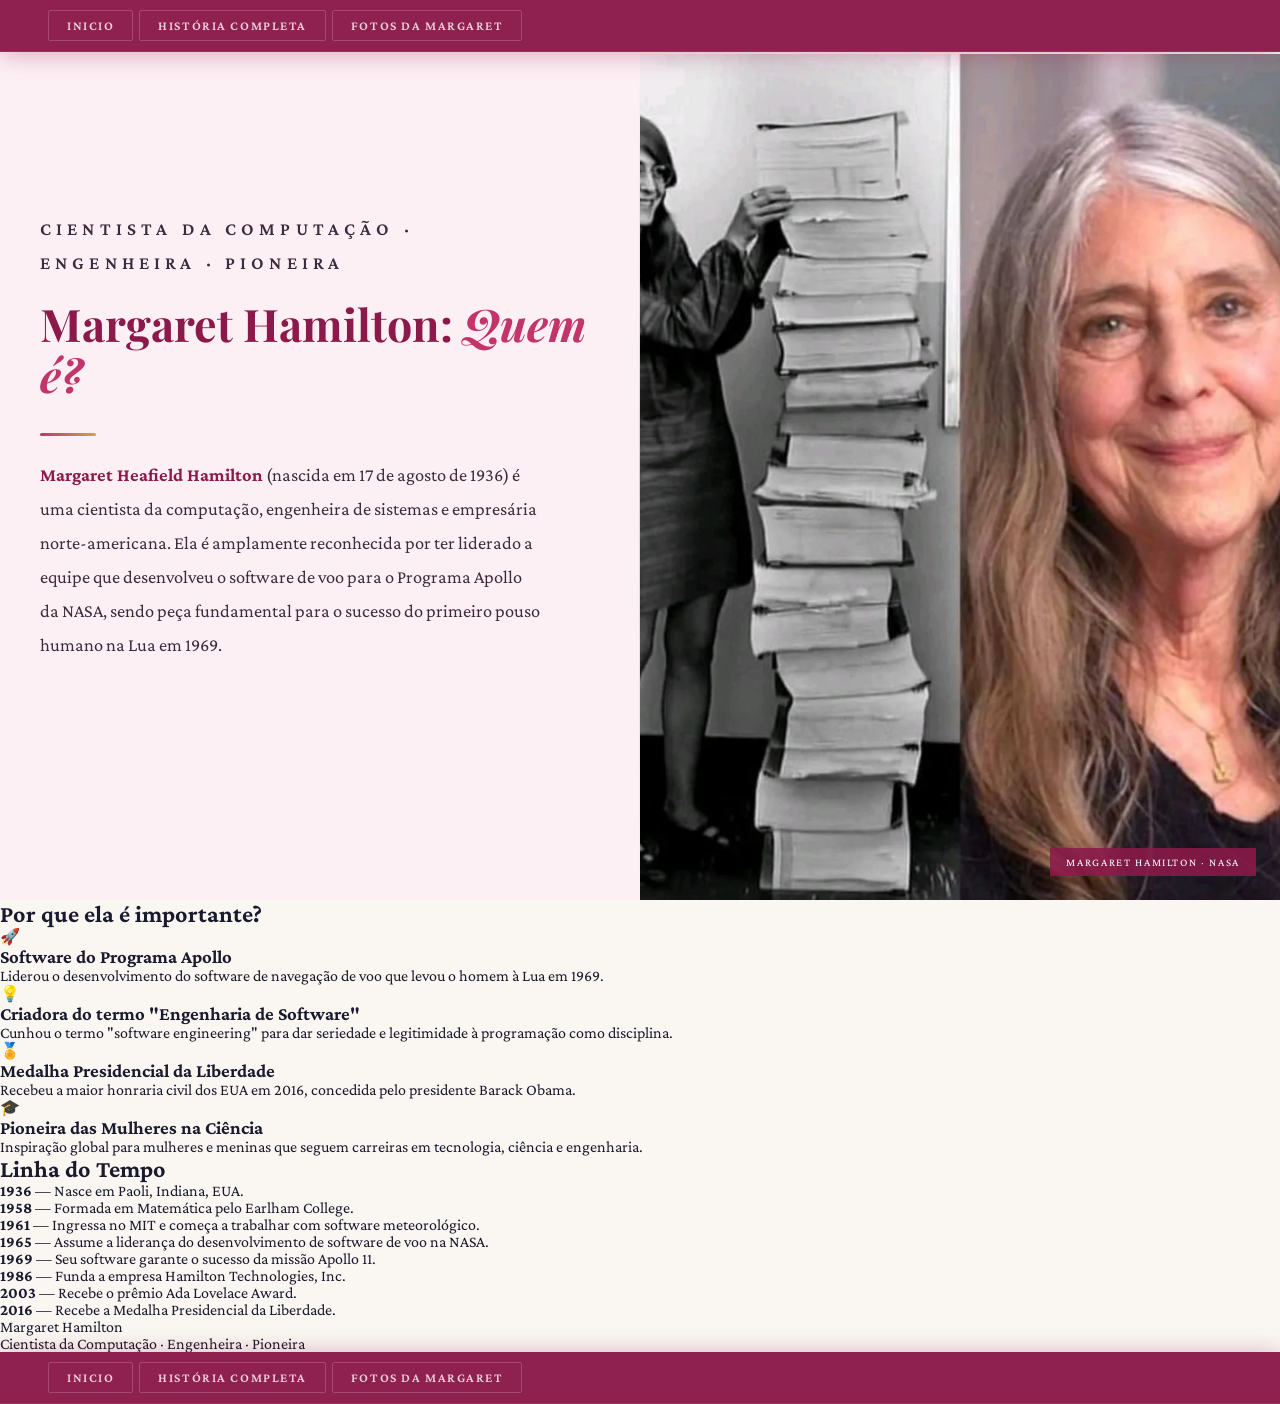
<file: index.html>
<!DOCTYPE html>
<html lang="pt-br">
<head>
    <meta charset="UTF-8">
    <meta name="viewport" content="width=device-width, initial-scale=1.0">
    <title>Margaret Hamilton: Quem é?</title>
    <link rel="stylesheet" href="./css/styles.css">

</head>
<body>

    <header>
        <nav>
            <ul>
                <li><a href="./index.html">Inicio</a></li>
                <li><a href="./História Completa.html">História Completa</a></li>
                <li><a href="./fotos.html">Fotos da Margaret</a></li>
            </ul>
        </nav>
    </header>

    <main>

        <section class="hero-section">
            <div class="hero-text">
                <p class="hero-eyebrow">Cientista da Computação · Engenheira · Pioneira</p>
                <h1>Margaret Hamilton: <em>Quem é?</em></h1>
                <div class="hero-divider"></div>
                <p>
                    <span>Margaret Heafield Hamilton</span> (nascida em 17 de agosto de 1936) é uma cientista da computação, engenheira de sistemas e empresária norte-americana. Ela é amplamente reconhecida por ter liderado a equipe que desenvolveu o software de voo para o Programa Apollo da NASA, sendo peça fundamental para o sucesso do primeiro pouso humano na Lua em 1969.
                </p>
            </div>
            <div class="hero-image-wrap">
                <img src="img/Margaret Hamilton.webp" alt="Margaret Hamilton segurando o código do software Apollo">
                <span class="hero-image-caption">Margaret Hamilton · NASA</span>
            </div>
        </section>

        <section id="destaques" class="destaques-section">
            <h2 class="destaques-titulo">Por que ela é importante?</h2>
            <ul class="destaques-lista">
                <li>
                    <span class="destaque-icone">🚀</span>
                    <div>
                        <h3>Software do Programa Apollo</h3>
                        <p>Liderou o desenvolvimento do software de navegação de voo que levou o homem à Lua em 1969.</p>
                    </div>
                </li>
                <li>
                    <span class="destaque-icone">💡</span>
                    <div>
                        <h3>Criadora do termo "Engenharia de Software"</h3>
                        <p>Cunhou o termo "software engineering" para dar seriedade e legitimidade à programação como disciplina.</p>
                    </div>
                </li>
                <li>
                    <span class="destaque-icone">🏅</span>
                    <div>
                        <h3>Medalha Presidencial da Liberdade</h3>
                        <p>Recebeu a maior honraria civil dos EUA em 2016, concedida pelo presidente Barack Obama.</p>
                    </div>
                </li>
                <li>
                    <span class="destaque-icone">🎓</span>
                    <div>
                        <h3>Pioneira das Mulheres na Ciência</h3>
                        <p>Inspiração global para mulheres e meninas que seguem carreiras em tecnologia, ciência e engenharia.</p>
                    </div>
                </li>
            </ul>
        </section>

        <section id="linha-do-tempo" class="timeline-section">
            <h2 class="timeline-titulo">Linha do Tempo</h2>
            <ol class="timeline-lista">
                <li><strong>1936</strong> — Nasce em Paoli, Indiana, EUA.</li>
                <li><strong>1958</strong> — Formada em Matemática pelo Earlham College.</li>
                <li><strong>1961</strong> — Ingressa no MIT e começa a trabalhar com software meteorológico.</li>
                <li><strong>1965</strong> — Assume a liderança do desenvolvimento de software de voo na NASA.</li>
                <li><strong>1969</strong> — Seu software garante o sucesso da missão Apollo 11.</li>
                <li><strong>1986</strong> — Funda a empresa Hamilton Technologies, Inc.</li>
                <li><strong>2003</strong> — Recebe o prêmio Ada Lovelace Award.</li>
                <li><strong>2016</strong> — Recebe a Medalha Presidencial da Liberdade.</li>
            </ol>
        </section>

    </main>

    <footer>
        <div class="footer-conteudo">
            <p class="footer-nome">Margaret Hamilton</p>
            <p class="footer-sub">Cientista da Computação · Engenheira · Pioneira</p>
            <nav class="footer-nav">
                <ul>
                    <li><a href="./index.html">Inicio</a></li>
                    <li><a href="./História Completa.html">História Completa</a></li>
                    <li><a href="./fotos.html">Fotos da Margaret</a></li>
                </ul>
            </nav>
        </div>
    </footer>

</body>
</html>
</file>
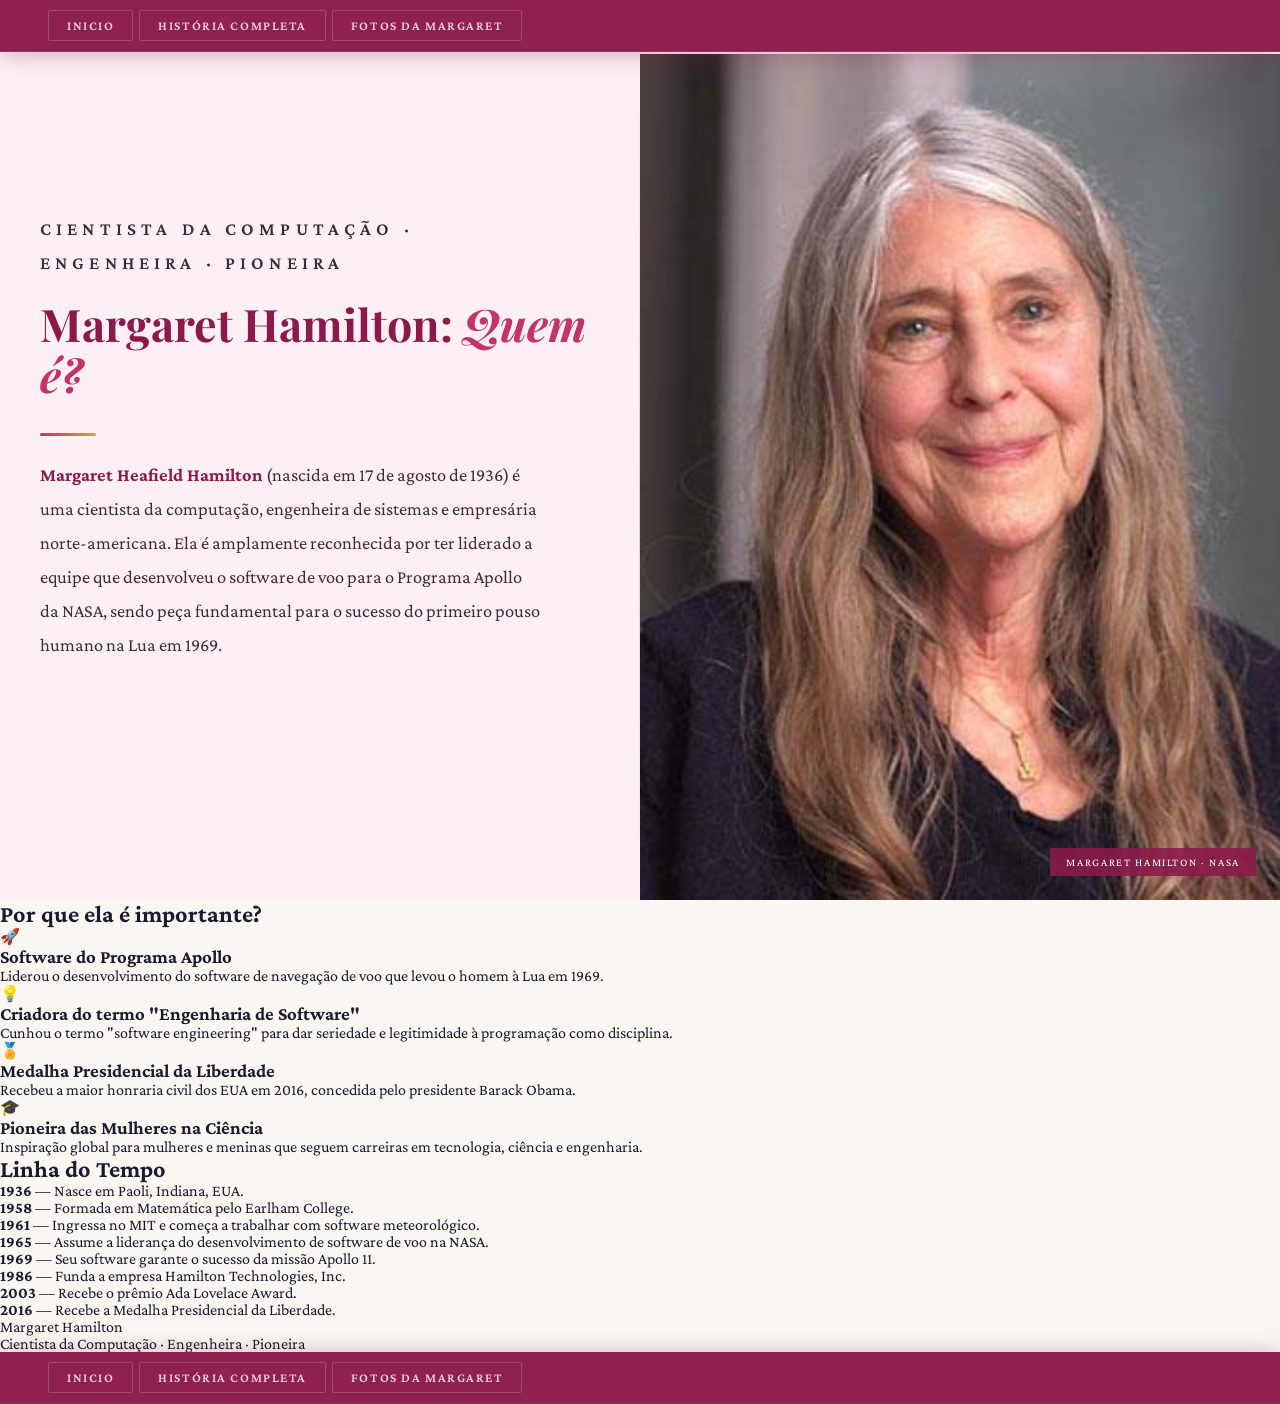
<file: 1BIM/index.html>
<!DOCTYPE html>
<html lang="pt-br">
<head>
    <meta charset="UTF-8">
    <meta name="viewport" content="width=device-width, initial-scale=1.0">
    <title> Margaret Hamilton: Quem é? </title>
    <link rel="stylesheet" href="./css/styles.css">

</head>
<body>

    <header>
        <nav>
            <ul>
                <li><a href="./index.html">Inicio</a></li>
                <li><a href="./História Completa.html">História Completa</a></li>
                <li><a href="./fotos.html">Fotos da Margaret</a></li>
            </ul>
        </nav>
    </header>

    <main>

        <section class="hero-section">
            <div class="hero-text">
                <p class="hero-eyebrow"> Cientista da Computação · Engenheira · Pioneira </p>
                <h1>Margaret Hamilton: <em>Quem é?</em></h1>
                <div class="hero-divider"></div>
                <p>
                    <span>Margaret Heafield Hamilton</span> (nascida em 17 de agosto de 1936) é uma cientista da computação, engenheira de sistemas e empresária norte-americana. Ela é amplamente reconhecida por ter liderado a equipe que desenvolveu o software de voo para o Programa Apollo da NASA, sendo peça fundamental para o sucesso do primeiro pouso humano na Lua em 1969.
                </p>
            </div>
            <div class="hero-image-wrap">
                <img src="img/foto2.jpg" alt="Margaret Hamilton segurando o código do software Apollo">
                <span class="hero-image-caption">Margaret Hamilton · NASA</span>
            </div>
        </section>

        <section id="destaques" class="destaques-section">
            <h2 class="destaques-titulo">Por que ela é importante?</h2>
            <ul class="destaques-lista">
                <li>
                    <span class="destaque-icone">🚀</span>
                    <div>
                        <h3>Software do Programa Apollo</h3>
                        <p>Liderou o desenvolvimento do software de navegação de voo que levou o homem à Lua em 1969.</p>
                    </div>
                </li>
                <li>
                    <span class="destaque-icone">💡</span>
                    <div>
                        <h3>Criadora do termo "Engenharia de Software"</h3>
                        <p>Cunhou o termo "software engineering" para dar seriedade e legitimidade à programação como disciplina.</p>
                    </div>
                </li>
                <li>
                    <span class="destaque-icone">🏅</span>
                    <div>
                        <h3>Medalha Presidencial da Liberdade</h3>
                        <p>Recebeu a maior honraria civil dos EUA em 2016, concedida pelo presidente Barack Obama.</p>
                    </div>
                </li>
                <li>
                    <span class="destaque-icone">🎓</span>
                    <div>
                        <h3>Pioneira das Mulheres na Ciência</h3>
                        <p>Inspiração global para mulheres e meninas que seguem carreiras em tecnologia, ciência e engenharia.</p>
                    </div>
                </li>
            </ul>
        </section>

        <section id="linha-do-tempo" class="timeline-section">
            <h2 class="timeline-titulo">Linha do Tempo</h2>
            <ol class="timeline-lista">
                <li><strong>1936</strong> — Nasce em Paoli, Indiana, EUA.</li>
                <li><strong>1958</strong> — Formada em Matemática pelo Earlham College.</li>
                <li><strong>1961</strong> — Ingressa no MIT e começa a trabalhar com software meteorológico.</li>
                <li><strong>1965</strong> — Assume a liderança do desenvolvimento de software de voo na NASA.</li>
                <li><strong>1969</strong> — Seu software garante o sucesso da missão Apollo 11.</li>
                <li><strong>1986</strong> — Funda a empresa Hamilton Technologies, Inc.</li>
                <li><strong>2003</strong> — Recebe o prêmio Ada Lovelace Award.</li>
                <li><strong>2016</strong> — Recebe a Medalha Presidencial da Liberdade.</li>
            </ol>
        </section>

    </main>

    <footer>
        <div class="footer-conteudo">
            <p class="footer-nome">Margaret Hamilton</p>
            <p class="footer-sub">Cientista da Computação · Engenheira · Pioneira</p>
            <nav class="footer-nav">
                <ul>
                    <li><a href="./index.html">Inicio</a></li>
                    <li><a href="./História Completa.html">História Completa</a></li>
                    <li><a href="./fotos.html">Fotos da Margaret</a></li>
                </ul>
            </nav>
        </div>
    </footer>

</body>
</html>
</file>
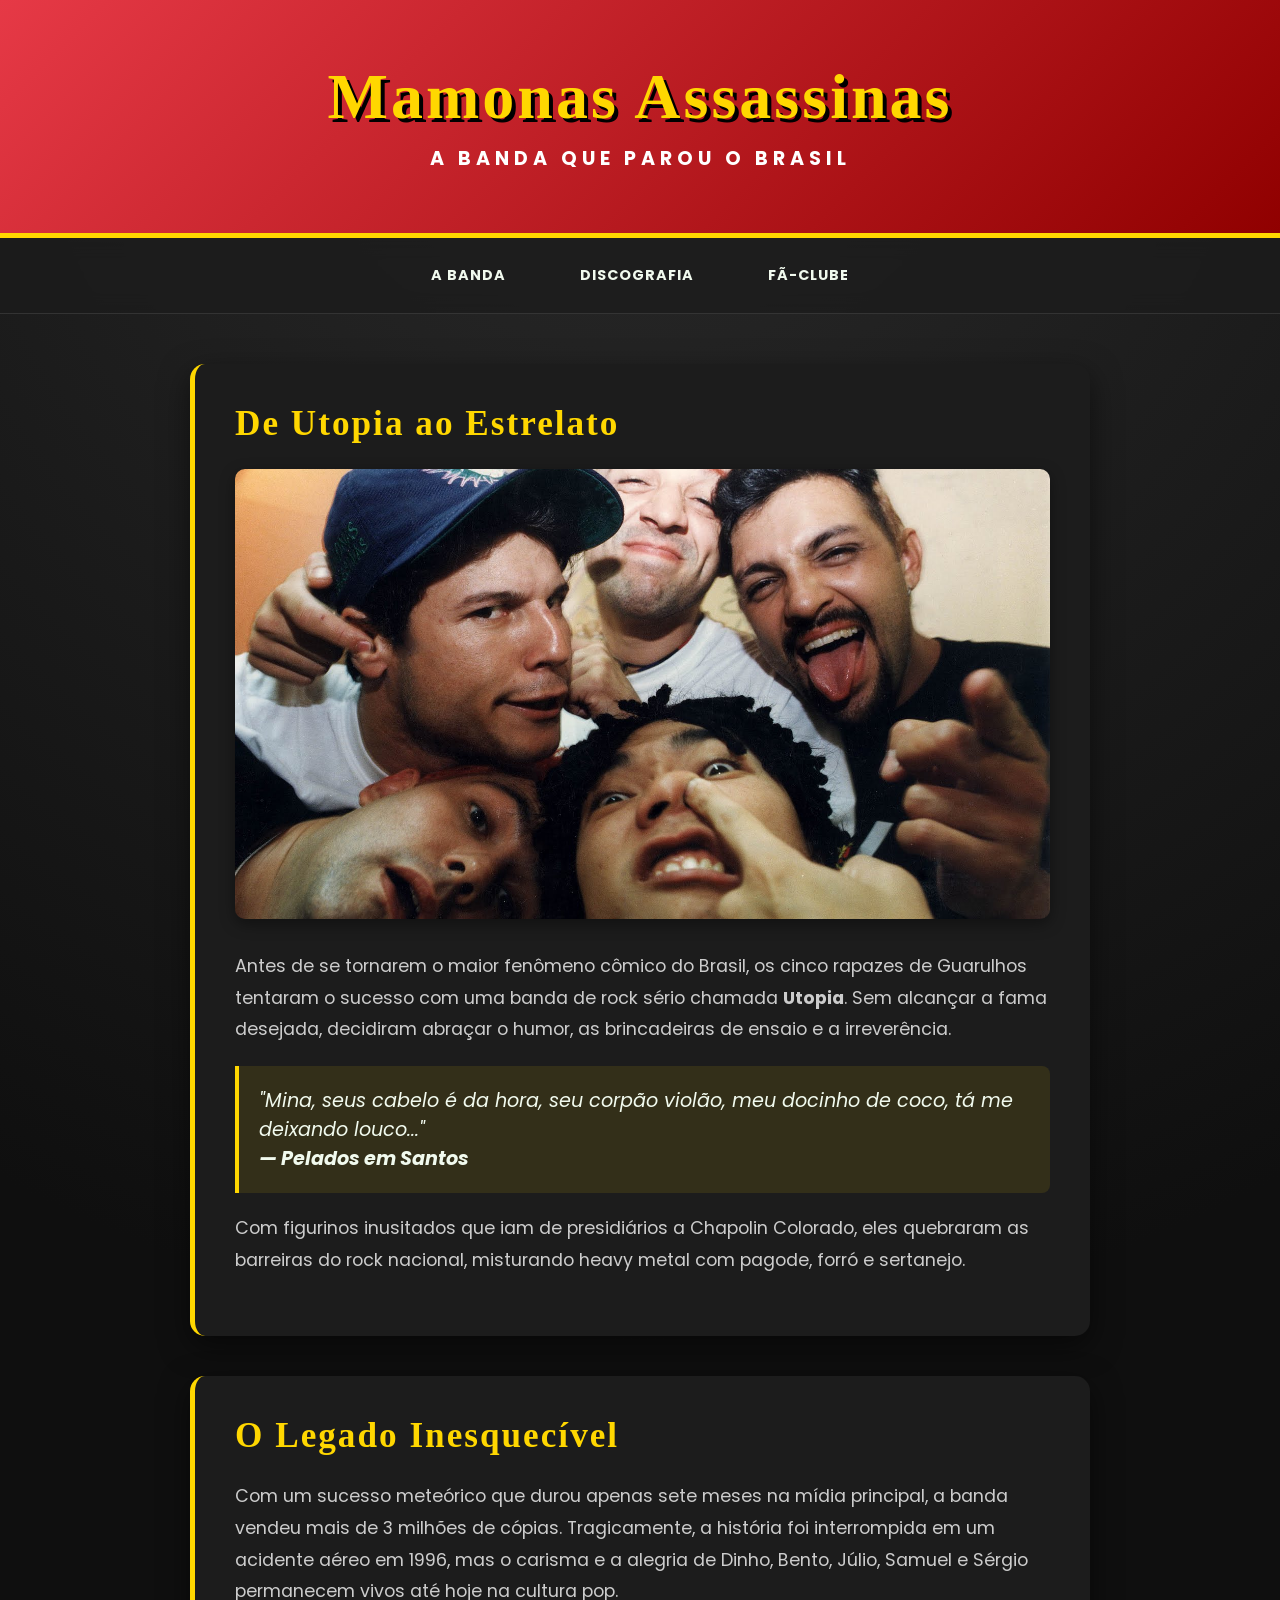
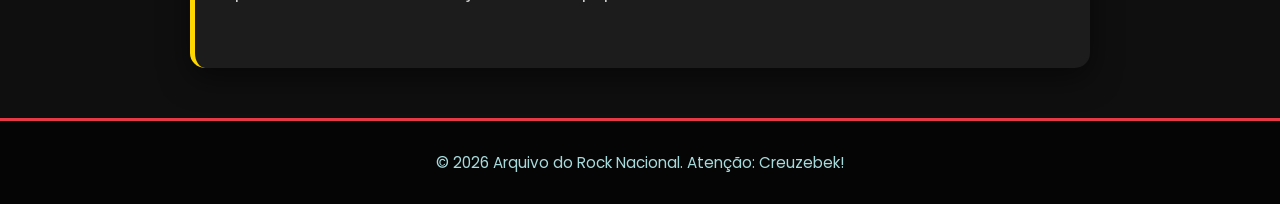
<file: 2BIM/index.html>
<!DOCTYPE html>
<html lang="pt-BR">
<head>
    <meta charset="UTF-8">
    <meta name="viewport" content="width=device-width, initial-scale=1.0">
    <title>Mamonas Assassinas | O Fenômeno</title>
    <link rel="stylesheet" href="./css/styles.css">
</head>

<body>

    <header>
        <h1>Mamonas Assassinas</h1>
        <p>A banda que parou o Brasil</p>
    </header>

    <nav>
        <a href="index.html">A Banda</a>
        <a href="pag2.html">Discografia</a>
        <a href="pag3.html">Fã-Clube</a>
    </nav>

    <main>
        <section>
            <h2>De Utopia ao Estrelato</h2>
            <img src="./img/Mamonas Assassinas.jpg" alt="Mamonas Assassinas">
            <p>Antes de se tornarem o maior fenômeno cômico do Brasil, os cinco rapazes de Guarulhos tentaram o sucesso com uma banda de rock sério chamada <strong>Utopia</strong>. Sem alcançar a fama desejada, decidiram abraçar o humor, as brincadeiras de ensaio e a irreverência.</p>
            
            <blockquote>
                "Mina, seus cabelo é da hora, seu corpão violão, meu docinho de coco, tá me deixando louco..." <br>
                <strong>— Pelados em Santos</strong>
            </blockquote>

            <p>Com figurinos inusitados que iam de presidiários a Chapolin Colorado, eles quebraram as barreiras do rock nacional, misturando heavy metal com pagode, forró e sertanejo.</p>
        </section>

        <section>
            <h2>O Legado Inesquecível</h2>
            <p>Com um sucesso meteórico que durou apenas sete meses na mídia principal, a banda vendeu mais de 3 milhões de cópias. Tragicamente, a história foi interrompida em um acidente aéreo em 1996, mas o carisma e a alegria de Dinho, Bento, Júlio, Samuel e Sérgio permanecem vivos até hoje na cultura pop.</p>
        </section>
    </main>

    <footer>
        <p>&copy; 2026 Arquivo do Rock Nacional. Atenção: Creuzebek!</p>
    </footer>

</body>

</html>
</file>
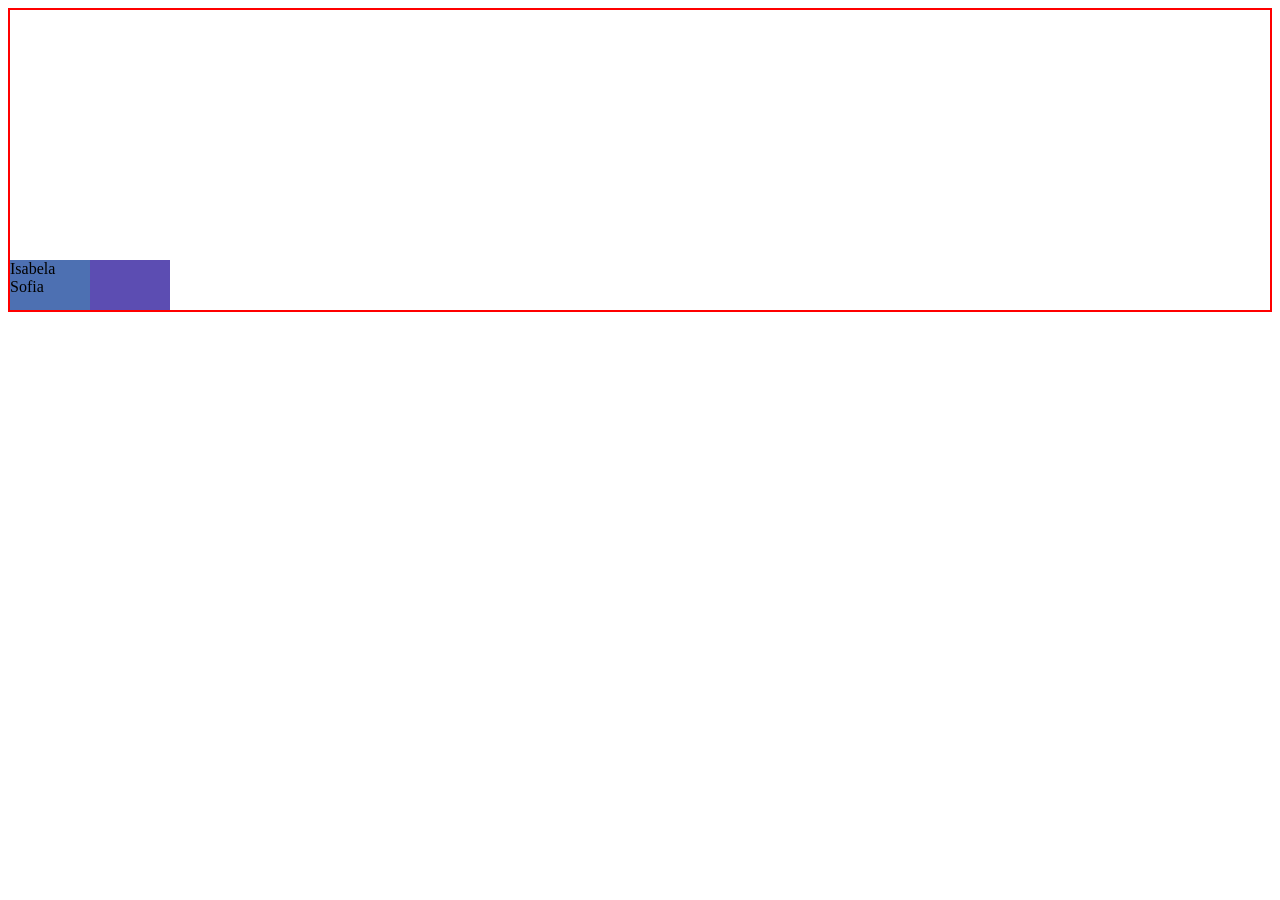
<file: Exemplos-flex/index.html>
<!DOCTYPE html>
<html lang="en">
<head>
    <meta charset="UTF-8">
    <meta name="viewport" content="width=device-width, initial-scale=1.0">
    <title>Document</title>
    <link rel="stylesheet" href="./CSS/style.css">
</head>

<body>
    <main>
        <div id="first-div"> Isabela Sofia</div>
        <div id="second-div"></div>
    </main>
</body>

</html>
</file>
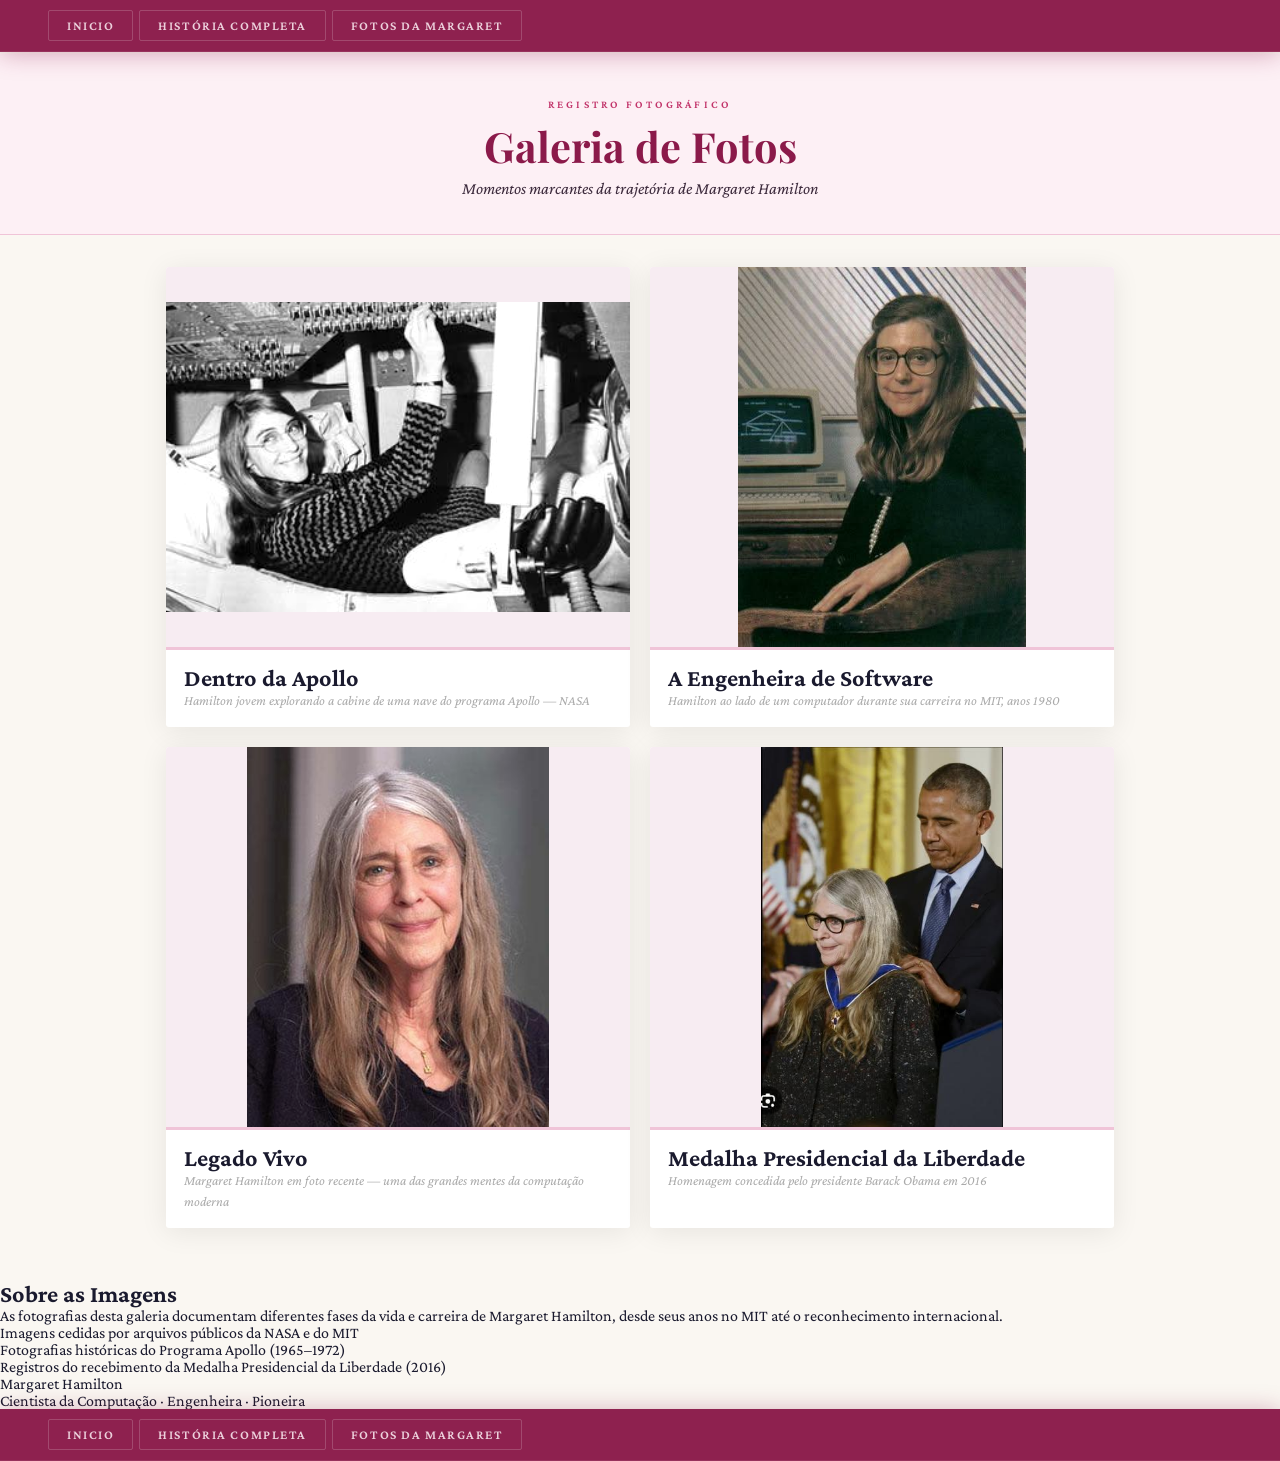
<file: fotos.html>
<!DOCTYPE html>
<html lang="pt-br">
<head>
    <meta charset="UTF-8">
    <meta name="viewport" content="width=device-width, initial-scale=1.0">
    <title>Fotos da Margaret Hamilton</title>
    <link rel="stylesheet" href="./css/styles.css">
</head>
<body>

    <header>
        <nav>
            <ul>
                <li><a href="./index.html">Inicio</a></li>
                <li><a href="./História Completa.html">História Completa</a></li>
                <li><a href="./fotos.html">Fotos da Margaret</a></li>
            </ul>
        </nav>
    </header>

    <main class="fotos-page">

        <section class="fotos-header">
            <p class="fotos-eyebrow">Registro Fotográfico</p>
            <h1>Galeria de Fotos</h1>
            <p class="fotos-subtitulo">Momentos marcantes da trajetória de Margaret Hamilton</p>
        </section>

        <section id="galeria" class="fotos-grid">

            <article class="foto-card">
                <div class="foto-img-wrap">
                    <img src="img/foto1.jpg" alt="Margaret Hamilton jovem no cockpit de nave Apollo">
                </div>
                <div class="foto-legenda">
                    <h2>Dentro da Apollo</h2>
                    <p>Hamilton jovem explorando a cabine de uma nave do programa Apollo — NASA</p>
                </div>
            </article>

            <article class="foto-card">
                <div class="foto-img-wrap">
                    <img src="img/foto4.jpg" alt="Margaret Hamilton com computador no MIT">
                </div>
                <div class="foto-legenda">
                    <h2>A Engenheira de Software</h2>
                    <p>Hamilton ao lado de um computador durante sua carreira no MIT, anos 1980</p>
                </div>
            </article>

            <article class="foto-card">
                <div class="foto-img-wrap">
                    <img src="img/foto2.jpg" alt="Margaret Hamilton em foto recente">
                </div>
                <div class="foto-legenda">
                    <h2>Legado Vivo</h2>
                    <p>Margaret Hamilton em foto recente — uma das grandes mentes da computação moderna</p>
                </div>
            </article>

            <article class="foto-card">
                <div class="foto-img-wrap">
                    <img src="img/foto3.jpg" alt="Margaret Hamilton recebendo a Medalha Presidencial da Liberdade">
                </div>
                <div class="foto-legenda">
                    <h2>Medalha Presidencial da Liberdade</h2>
                    <p>Homenagem concedida pelo presidente Barack Obama em 2016</p>
                </div>
            </article>

        </section>

        <section id="sobre-fotos">
            <h2>Sobre as Imagens</h2>
            <p>As fotografias desta galeria documentam diferentes fases da vida e carreira de Margaret Hamilton, desde seus anos no MIT até o reconhecimento internacional.</p>
            <ul class="fotos-info-lista">
                <li>Imagens cedidas por arquivos públicos da NASA e do MIT</li>
                <li>Fotografias históricas do Programa Apollo (1965–1972)</li>
                <li>Registros do recebimento da Medalha Presidencial da Liberdade (2016)</li>
            </ul>
        </section>

    </main>

    <footer>
        <div class="footer-conteudo">
            <p class="footer-nome">Margaret Hamilton</p>
            <p class="footer-sub">Cientista da Computação · Engenheira · Pioneira</p>
            <nav class="footer-nav">
                <ul>
                   <li><a href="./index.html">Inicio</a></li>
                    <li><a href="./História Completa.html">História Completa</a></li>
                    <li><a href="./fotos.html">Fotos da Margaret</a></li>
                </ul>
            </nav>
        </div>
    </footer>

</body>
</html>
</file>
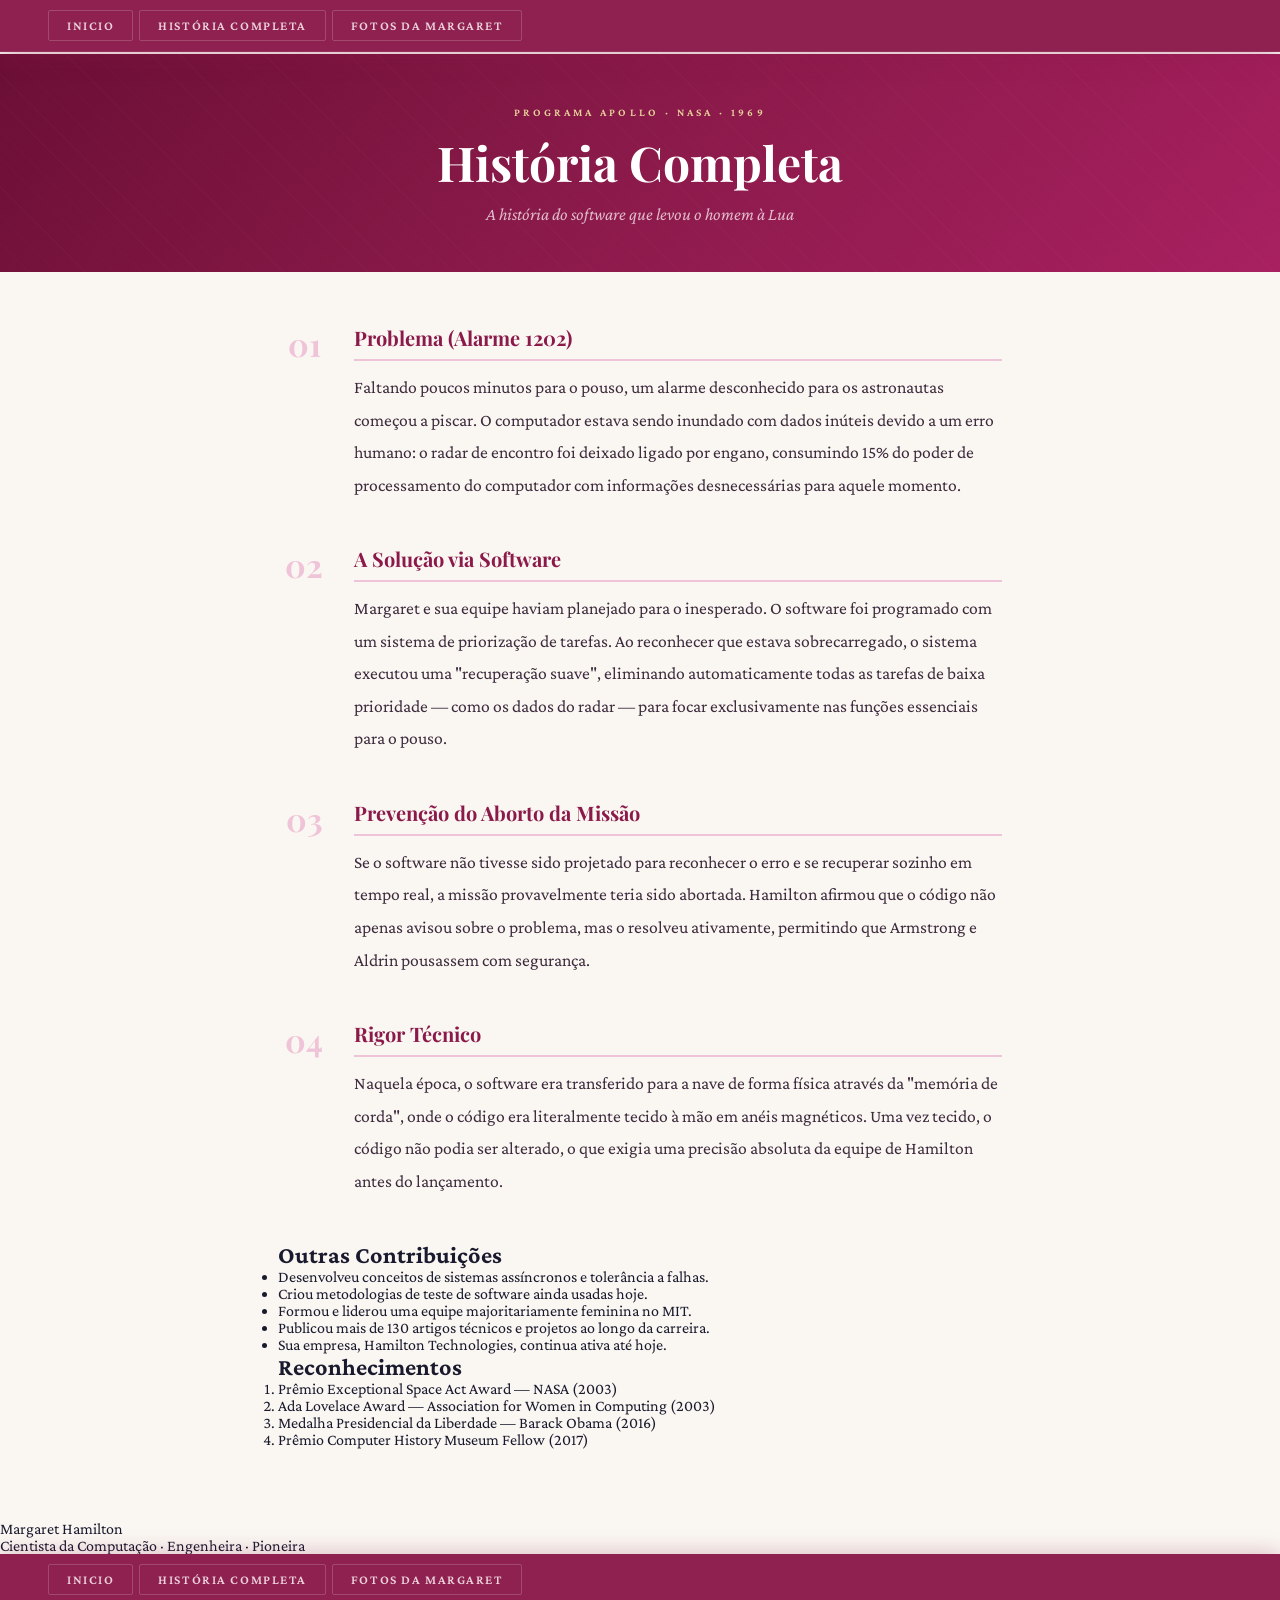
<file: História Completa.html>
<!DOCTYPE html>
<html lang="pt-br">
<head>
    <meta charset="UTF-8">
    <meta name="viewport" content="width=device-width, initial-scale=1.0">
    <title>História Completa — Margaret Hamilton</title>
    <link rel="stylesheet" href="./css/styles.css">
</head>
<body>

    <header>
        <nav>
            <ul>
                <li><a href="./index.html">Inicio</a></li>
                <li><a href="./Historia Completa.html">História Completa</a></li>
                <li><a href="./fotos.html">Fotos da Margaret</a></li>
            </ul>
        </nav>
    </header>

    <main class="historia-page">

        <section class="historia-hero">
            <p class="historia-eyebrow">Programa Apollo · NASA · 1969</p>
            <h1>História Completa</h1>
            <p class="historia-subtitulo">A história do software que levou o homem à Lua</p>
        </section>

        <div class="historia">

            <section class="historia-bloco">
                <div class="bloco-icone">01</div>
                <div class="bloco-conteudo">
                    <h2>Problema (Alarme 1202)</h2>
                    <p>Faltando poucos minutos para o pouso, um alarme desconhecido para os astronautas começou a piscar. O computador estava sendo inundado com dados inúteis devido a um erro humano: o radar de encontro foi deixado ligado por engano, consumindo 15% do poder de processamento do computador com informações desnecessárias para aquele momento.</p>
                </div>
            </section>

            <section class="historia-bloco">
                <div class="bloco-icone">02</div>
                <div class="bloco-conteudo">
                    <h2>A Solução via Software</h2>
                    <p>Margaret e sua equipe haviam planejado para o inesperado. O software foi programado com um sistema de priorização de tarefas. Ao reconhecer que estava sobrecarregado, o sistema executou uma "recuperação suave", eliminando automaticamente todas as tarefas de baixa prioridade — como os dados do radar — para focar exclusivamente nas funções essenciais para o pouso.</p>
                </div>
            </section>

            <section class="historia-bloco">
                <div class="bloco-icone">03</div>
                <div class="bloco-conteudo">
                    <h2>Prevenção do Aborto da Missão</h2>
                    <p>Se o software não tivesse sido projetado para reconhecer o erro e se recuperar sozinho em tempo real, a missão provavelmente teria sido abortada. Hamilton afirmou que o código não apenas avisou sobre o problema, mas o resolveu ativamente, permitindo que Armstrong e Aldrin pousassem com segurança.</p>
                </div>
            </section>

            <section class="historia-bloco">
                <div class="bloco-icone">04</div>
                <div class="bloco-conteudo">
                    <h2>Rigor Técnico</h2>
                    <p>Naquela época, o software era transferido para a nave de forma física através da "memória de corda", onde o código era literalmente tecido à mão em anéis magnéticos. Uma vez tecido, o código não podia ser alterado, o que exigia uma precisão absoluta da equipe de Hamilton antes do lançamento.</p>
                </div>
            </section>

            <section id="contribuicoes" class="historia-extra">
                <h2 class="extra-titulo">Outras Contribuições</h2>
                <ul class="contribuicoes-lista">
                    <li>Desenvolveu conceitos de sistemas assíncronos e tolerância a falhas.</li>
                    <li>Criou metodologias de teste de software ainda usadas hoje.</li>
                    <li>Formou e liderou uma equipe majoritariamente feminina no MIT.</li>
                    <li>Publicou mais de 130 artigos técnicos e projetos ao longo da carreira.</li>
                    <li>Sua empresa, Hamilton Technologies, continua ativa até hoje.</li>
                </ul>

                <h2 class="extra-titulo extra-titulo--espacado">Reconhecimentos</h2>
                <ol class="reconhecimentos-lista">
                    <li>Prêmio Exceptional Space Act Award — NASA (2003)</li>
                    <li>Ada Lovelace Award — Association for Women in Computing (2003)</li>
                    <li>Medalha Presidencial da Liberdade — Barack Obama (2016)</li>
                    <li>Prêmio Computer History Museum Fellow (2017)</li>
                </ol>
            </section>

        </div>
    </main>

    <footer>
        <div class="footer-conteudo">
            <p class="footer-nome">Margaret Hamilton</p>
            <p class="footer-sub">Cientista da Computação · Engenheira · Pioneira</p>
            <nav class="footer-nav">
                <ul>
                    <li><a href="./index.html">Inicio</a></li>
                    <li><a href="./Historia Completa.html">História Completa</a></li>
                    <li><a href="./fotos.html">Fotos da Margaret</a></li>
                </ul>
            </nav>
        </div>
    </footer>

</body>
</html>
</file>
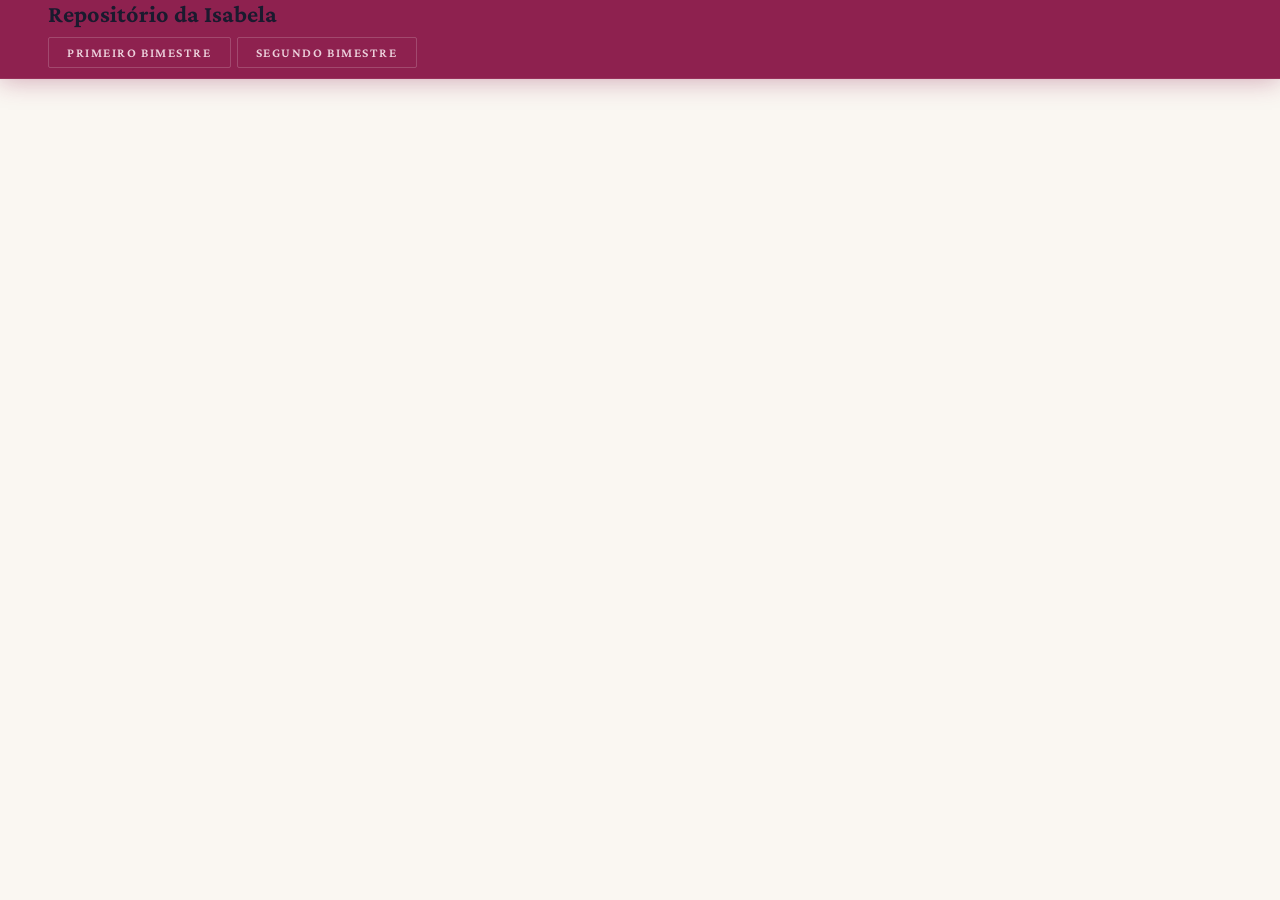
<file: repositorio.html>
<!DOCTYPE html>
<html lang="pt-BR">

<head>
    <meta charset="UTF-8">
    <meta name="viewport" content="width=device-width, initial-scale=1.0">
    <title>Meus Projetos</title>
    <link rel="stylesheet" href="./css/styles.css">
</head>

<body>
    <header class="repositorio">
        <nav>
            <h1>Repositório da Isabela</h1>
            <ul>
             <li><a href="/1BIM/index.html">Primeiro Bimestre</a></li>
             <li><a href="/2BIM/index.html">Segundo Bimestre</a></li>
            </ul>
        </nav>
    </header>


</body>

</html>
</file>
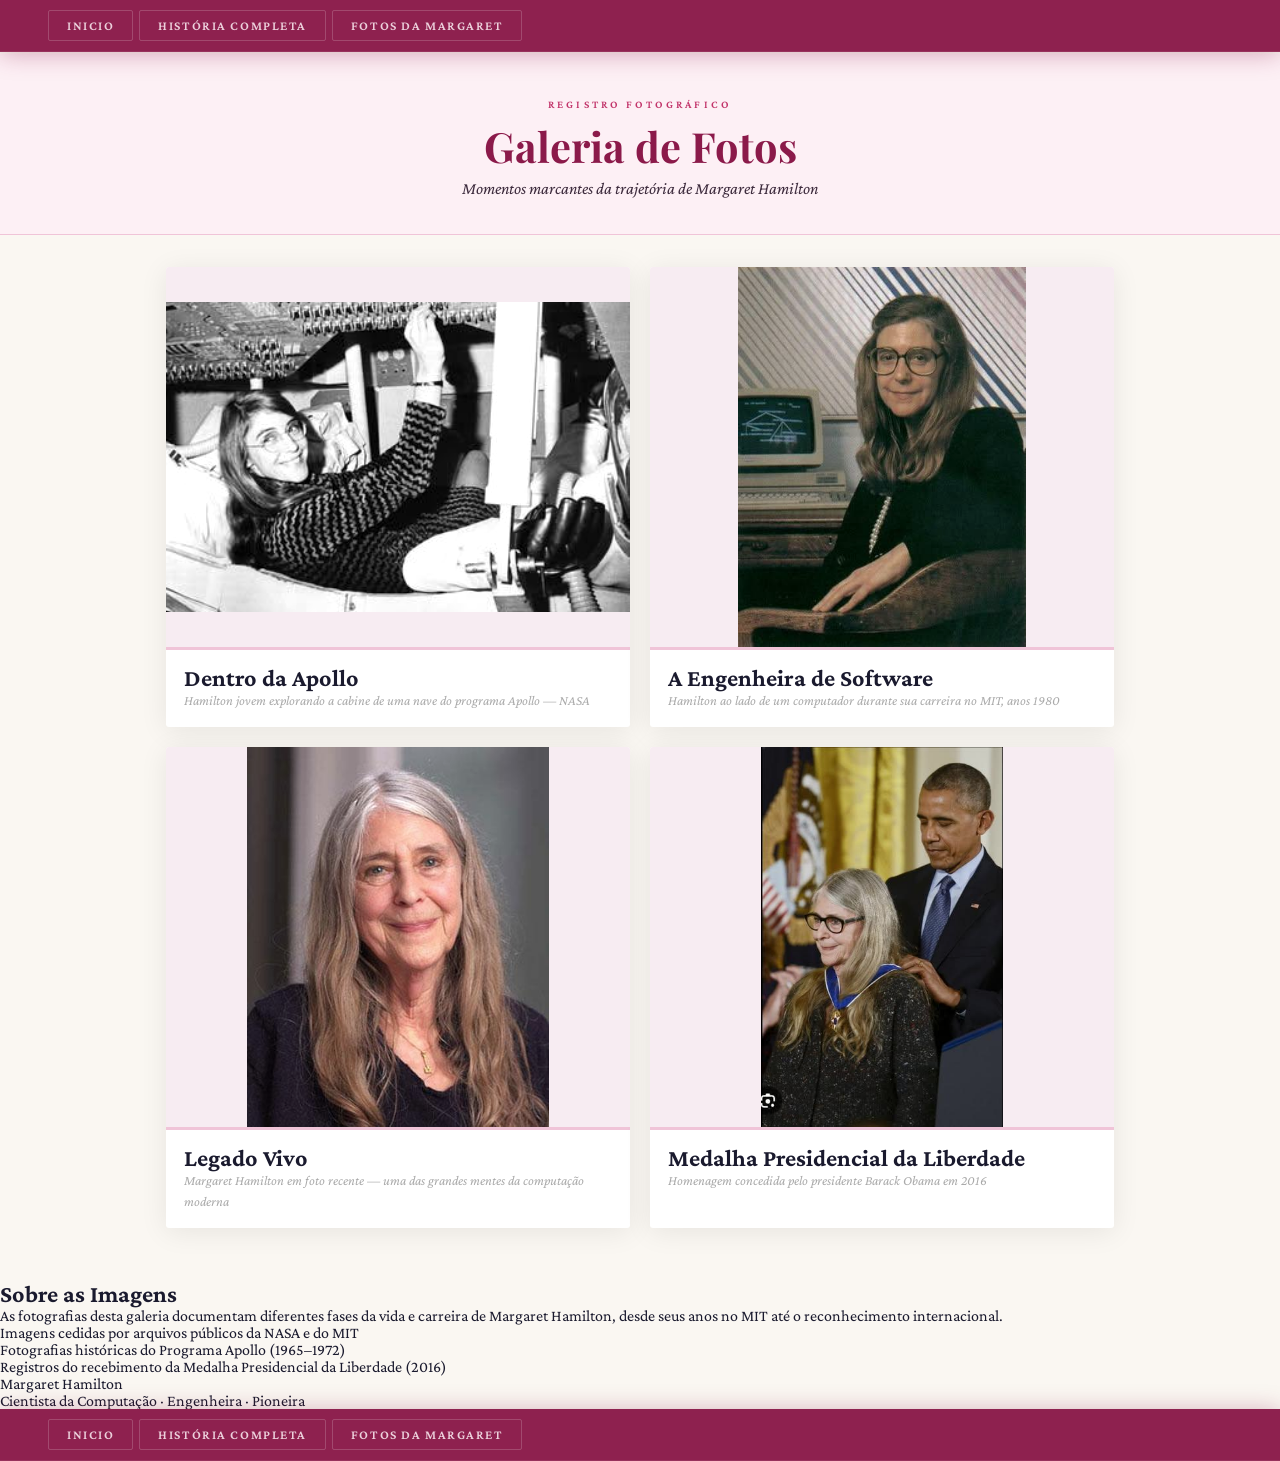
<file: 1BIM/fotos.html>
<!DOCTYPE html>
<html lang="pt-br">
<head>
    <meta charset="UTF-8">
    <meta name="viewport" content="width=device-width, initial-scale=1.0">
    <title>Fotoos da Margaret Hamilton</title>
    <link rel="stylesheet" href="./css/styles.css">
</head>
<body>

    <header>
        <nav>
            <ul>
                <li><a href="./index.html">Inicio</a></li>
                <li><a href="./História Completa.html">História Completa</a></li>
                <li><a href="./fotos.html">Fotos da Margaret</a></li>
            </ul>
        </nav>
    </header>

    <main class="fotos-page">

        <section class="fotos-header">
            <p class="fotos-eyebrow">Registro Fotográfico</p>
            <h1>Galeria de Fotos</h1>
            <p class="fotos-subtitulo">Momentos marcantes da trajetória de Margaret Hamilton</p>
        </section>

        <section id="galeria" class="fotos-grid">

            <article class="foto-card">
                <div class="foto-img-wrap">
                    <img src="img/foto1.jpg" alt="Margaret Hamilton jovem no cockpit de nave Apollo">
                </div>
                <div class="foto-legenda">
                    <h2>Dentro da Apollo</h2>
                    <p>Hamilton jovem explorando a cabine de uma nave do programa Apollo — NASA</p>
                </div>
            </article>

            <article class="foto-card">
                <div class="foto-img-wrap">
                    <img src="img/foto4.jpg" alt="Margaret Hamilton com computador no MIT">
                </div>
                <div class="foto-legenda">
                    <h2>A Engenheira de Software</h2>
                    <p>Hamilton ao lado de um computador durante sua carreira no MIT, anos 1980</p>
                </div>
            </article>

            <article class="foto-card">
                <div class="foto-img-wrap">
                    <img src="img/foto2.jpg" alt="Margaret Hamilton em foto recente">
                </div>
                <div class="foto-legenda">
                    <h2>Legado Vivo</h2>
                    <p>Margaret Hamilton em foto recente — uma das grandes mentes da computação moderna</p>
                </div>
            </article>

            <article class="foto-card">
                <div class="foto-img-wrap">
                    <img src="img/foto3.jpg" alt="Margaret Hamilton recebendo a Medalha Presidencial da Liberdade">
                </div>
                <div class="foto-legenda">
                    <h2>Medalha Presidencial da Liberdade</h2>
                    <p>Homenagem concedida pelo presidente Barack Obama em 2016</p>
                </div>
            </article>

        </section>

        <section id="sobre-fotos">
            <h2>Sobre as Imagens</h2>
            <p>As fotografias desta galeria documentam diferentes fases da vida e carreira de Margaret Hamilton, desde seus anos no MIT até o reconhecimento internacional.</p>
            <ul class="fotos-info-lista">
                <li>Imagens cedidas por arquivos públicos da NASA e do MIT</li>
                <li>Fotografias históricas do Programa Apollo (1965–1972)</li>
                <li>Registros do recebimento da Medalha Presidencial da Liberdade (2016)</li>
            </ul>
        </section>

    </main>

    <footer>
        <div class="footer-conteudo">
            <p class="footer-nome">Margaret Hamilton</p>
            <p class="footer-sub">Cientista da Computação · Engenheira · Pioneira</p>
            <nav class="footer-nav">
                <ul>
                   <li><a href="./index.html">Inicio</a></li>
                    <li><a href="./História Completa.html">História Completa</a></li>
                    <li><a href="./fotos.html">Fotos da Margaret</a></li>
                </ul>
            </nav>
        </div>
    </footer>

</body>
</html>
</file>
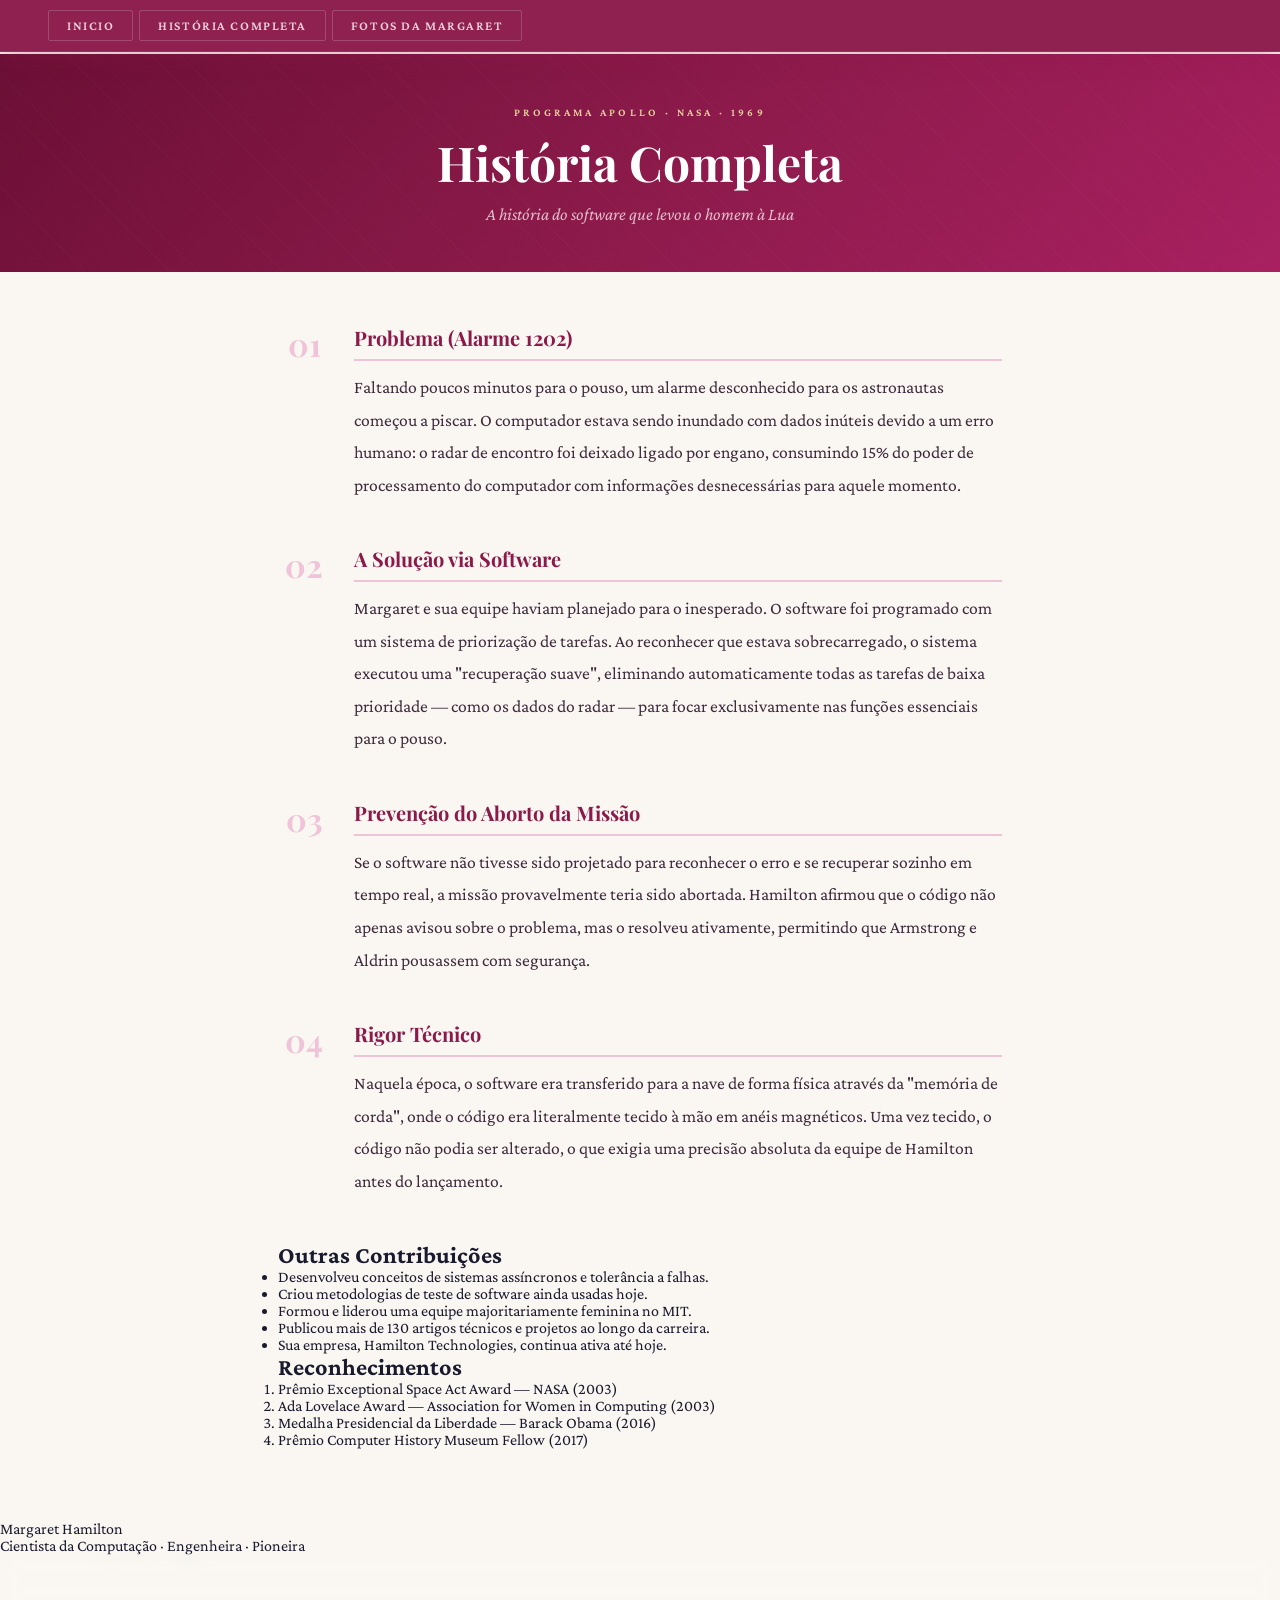
<file: 1BIM/História Completa.html>
<!DOCTYPE html>
<html lang="pt-br">
<head>
    <meta charset="UTF-8">
    <meta name="viewport" content="width=device-width, initial-scale=1.0">
    <title> História Completa — Margaret Hamilton </title>
    <link rel="stylesheet" href="./css/styles.css">
</head>
<body>

    <header>
        <nav>
            <ul>
                <li><a href="./index.html">Inicio</a></li>
                <li><a href="./Historia Completa.html">História Completa</a></li>
                <li><a href="./fotos.html">Fotos da Margaret</a></li>
            </ul>
        </nav>
    </header>

    <main class="historia-page">

        <section class="historia-hero">
            <p class="historia-eyebrow">Programa Apollo · NASA · 1969</p>
            <h1>História Completa</h1>
            <p class="historia-subtitulo">A história do software que levou o homem à Lua</p>
        </section>

        <div class="historia">

            <section class="historia-bloco">
                <div class="bloco-icone">01</div>
                <div class="bloco-conteudo">
                    <h2>Problema (Alarme 1202)</h2>
                    <p>Faltando poucos minutos para o pouso, um alarme desconhecido para os astronautas começou a piscar. O computador estava sendo inundado com dados inúteis devido a um erro humano: o radar de encontro foi deixado ligado por engano, consumindo 15% do poder de processamento do computador com informações desnecessárias para aquele momento.</p>
                </div>
            </section>

            <section class="historia-bloco">
                <div class="bloco-icone">02</div>
                <div class="bloco-conteudo">
                    <h2>A Solução via Software</h2>
                    <p>Margaret e sua equipe haviam planejado para o inesperado. O software foi programado com um sistema de priorização de tarefas. Ao reconhecer que estava sobrecarregado, o sistema executou uma "recuperação suave", eliminando automaticamente todas as tarefas de baixa prioridade — como os dados do radar — para focar exclusivamente nas funções essenciais para o pouso.</p>
                </div>
            </section>

            <section class="historia-bloco">
                <div class="bloco-icone">03</div>
                <div class="bloco-conteudo">
                    <h2>Prevenção do Aborto da Missão</h2>
                    <p>Se o software não tivesse sido projetado para reconhecer o erro e se recuperar sozinho em tempo real, a missão provavelmente teria sido abortada. Hamilton afirmou que o código não apenas avisou sobre o problema, mas o resolveu ativamente, permitindo que Armstrong e Aldrin pousassem com segurança.</p>
                </div>
            </section>

            <section class="historia-bloco">
                <div class="bloco-icone">04</div>
                <div class="bloco-conteudo">
                    <h2>Rigor Técnico</h2>
                    <p>Naquela época, o software era transferido para a nave de forma física através da "memória de corda", onde o código era literalmente tecido à mão em anéis magnéticos. Uma vez tecido, o código não podia ser alterado, o que exigia uma precisão absoluta da equipe de Hamilton antes do lançamento.</p>
                </div>
            </section>

            <section id="contribuicoes" class="historia-extra">
                <h2 class="extra-titulo">Outras Contribuições</h2>
                <ul class="contribuicoes-lista">
                    <li>Desenvolveu conceitos de sistemas assíncronos e tolerância a falhas.</li>
                    <li>Criou metodologias de teste de software ainda usadas hoje.</li>
                    <li>Formou e liderou uma equipe majoritariamente feminina no MIT.</li>
                    <li>Publicou mais de 130 artigos técnicos e projetos ao longo da carreira.</li>
                    <li>Sua empresa, Hamilton Technologies, continua ativa até hoje.</li>
                </ul>

                <h2 class="extra-titulo extra-titulo--espacado">Reconhecimentos</h2>
                <ol class="reconhecimentos-lista">
                    <li>Prêmio Exceptional Space Act Award — NASA (2003)</li>
                    <li>Ada Lovelace Award — Association for Women in Computing (2003)</li>
                    <li>Medalha Presidencial da Liberdade — Barack Obama (2016)</li>
                    <li>Prêmio Computer History Museum Fellow (2017)</li>
                </ol>
            </section>

        </div>
    </main>

    <footer>
        <div class="footer-conteudo">
            <p class="footer-nome">Margaret Hamilton</p>
            <p class="footer-sub">Cientista da Computação · Engenheira · Pioneira</p>
            <nav class="footer-nav">
                <ul>
                    <li><a href="./index.html">Inicio</a></li>
                    <li><a href="./Historia Completa.html">História Completa</a></li>
                    <li><a href="./fotos.html">Fotos da Margaret</a></li>
                </ul>
            </nav>
        </div>
    </footer>

</body>
</html>
</file>
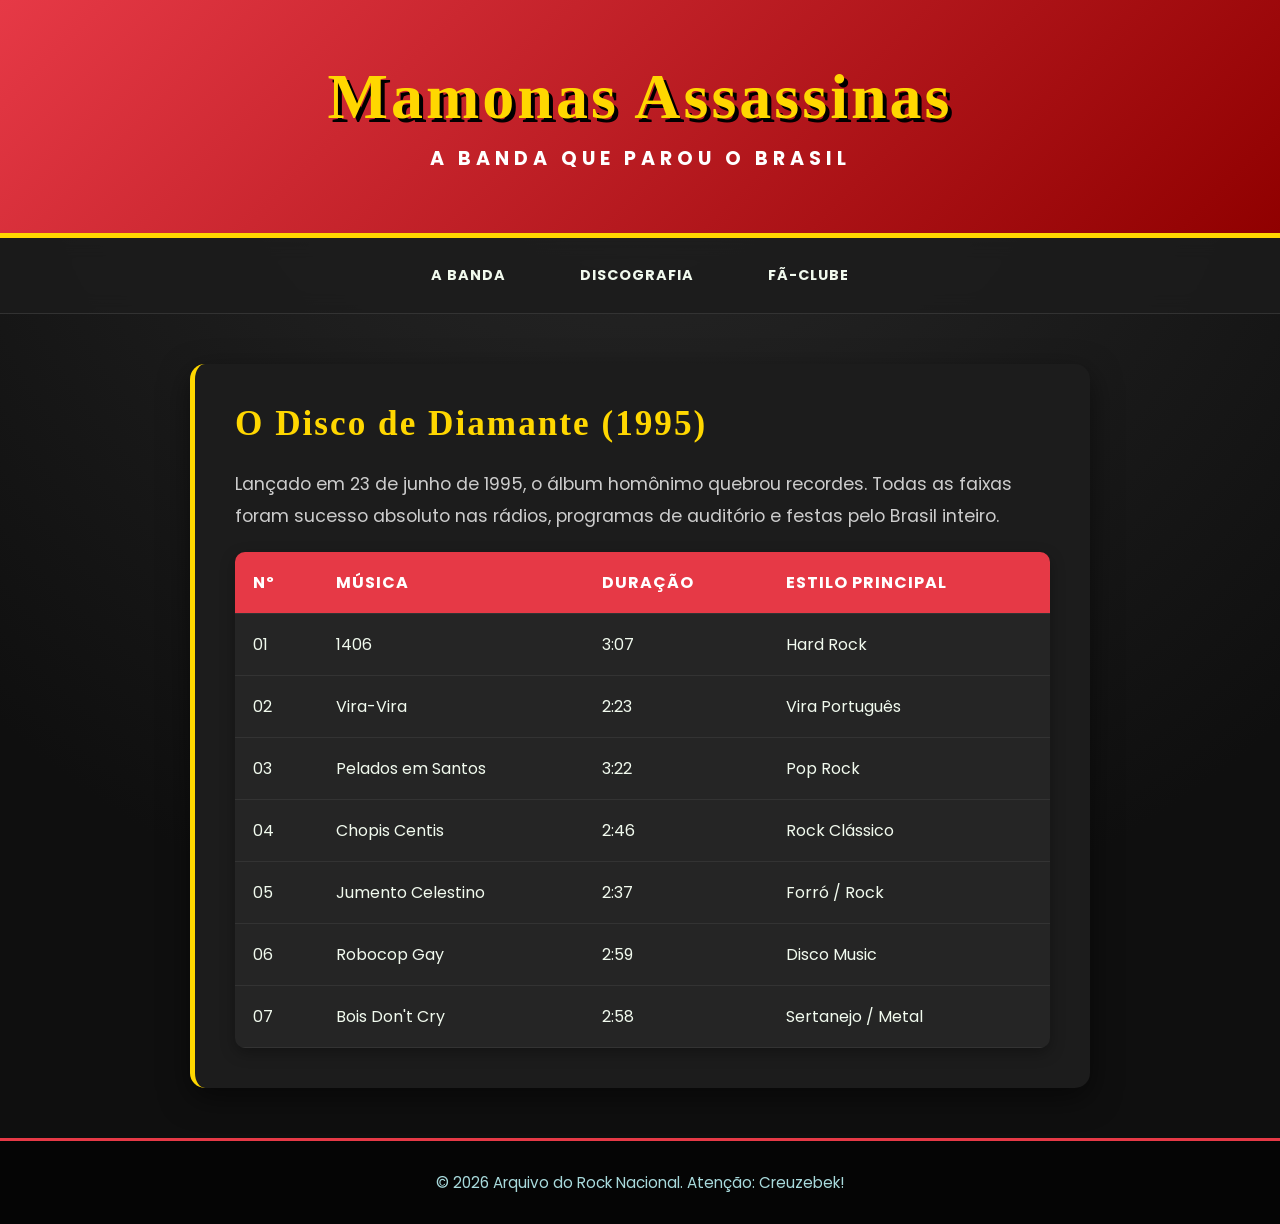
<file: 2BIM/pag2.html>
<!DOCTYPE html>
<html lang="pt-BR">
<head>
    <meta charset="UTF-8">
    <meta name="viewport" content="width=device-width, initial-scale=1.0">
    <title>Mamonas Assassinas | Álbum Histórico</title>
    <link rel="stylesheet" href="./css/styles.css">
</head>

<body>

    <header>
        <h1>Mamonas Assassinas</h1>
        <p>A banda que parou o Brasil</p>
    </header>

    <nav>
        <a href="index.html">A Banda</a>
        <a href="pag2.html">Discografia</a>
        <a href="pag3.html">Fã-Clube</a>
    </nav>

    <main>
        <section>
            <h2>O Disco de Diamante (1995)</h2>
            <p>Lançado em 23 de junho de 1995, o álbum homônimo quebrou recordes. Todas as faixas foram sucesso absoluto nas rádios, programas de auditório e festas pelo Brasil inteiro.</p>
            
            <table>
                <thead>
                    <tr>
                        <th>Nº</th>
                        <th>Música</th>
                        <th>Duração</th>
                        <th>Estilo Principal</th>
                    </tr>
                </thead>
                <tbody>
                    <tr>
                        <td>01</td>
                        <td>1406</td>
                        <td>3:07</td>
                        <td>Hard Rock</td>
                    </tr>
                    <tr>
                        <td>02</td>
                        <td>Vira-Vira</td>
                        <td>2:23</td>
                        <td>Vira Português</td>
                    </tr>
                    <tr>
                        <td>03</td>
                        <td>Pelados em Santos</td>
                        <td>3:22</td>
                        <td>Pop Rock</td>
                    </tr>
                    <tr>
                        <td>04</td>
                        <td>Chopis Centis</td>
                        <td>2:46</td>
                        <td>Rock Clássico</td>
                    </tr>
                    <tr>
                        <td>05</td>
                        <td>Jumento Celestino</td>
                        <td>2:37</td>
                        <td>Forró / Rock</td>
                    </tr>
                    <tr>
                        <td>06</td>
                        <td>Robocop Gay</td>
                        <td>2:59</td>
                        <td>Disco Music</td>
                    </tr>
                    <tr>
                        <td>07</td>
                        <td>Bois Don't Cry</td>
                        <td>2:58</td>
                        <td>Sertanejo / Metal</td>
                    </tr>
                </tbody>
            </table>
        </section>
    </main>

    <footer>
        <p>&copy; 2026 Arquivo do Rock Nacional. Atenção: Creuzebek!</p>
    </footer>

</body>
</html>
</file>
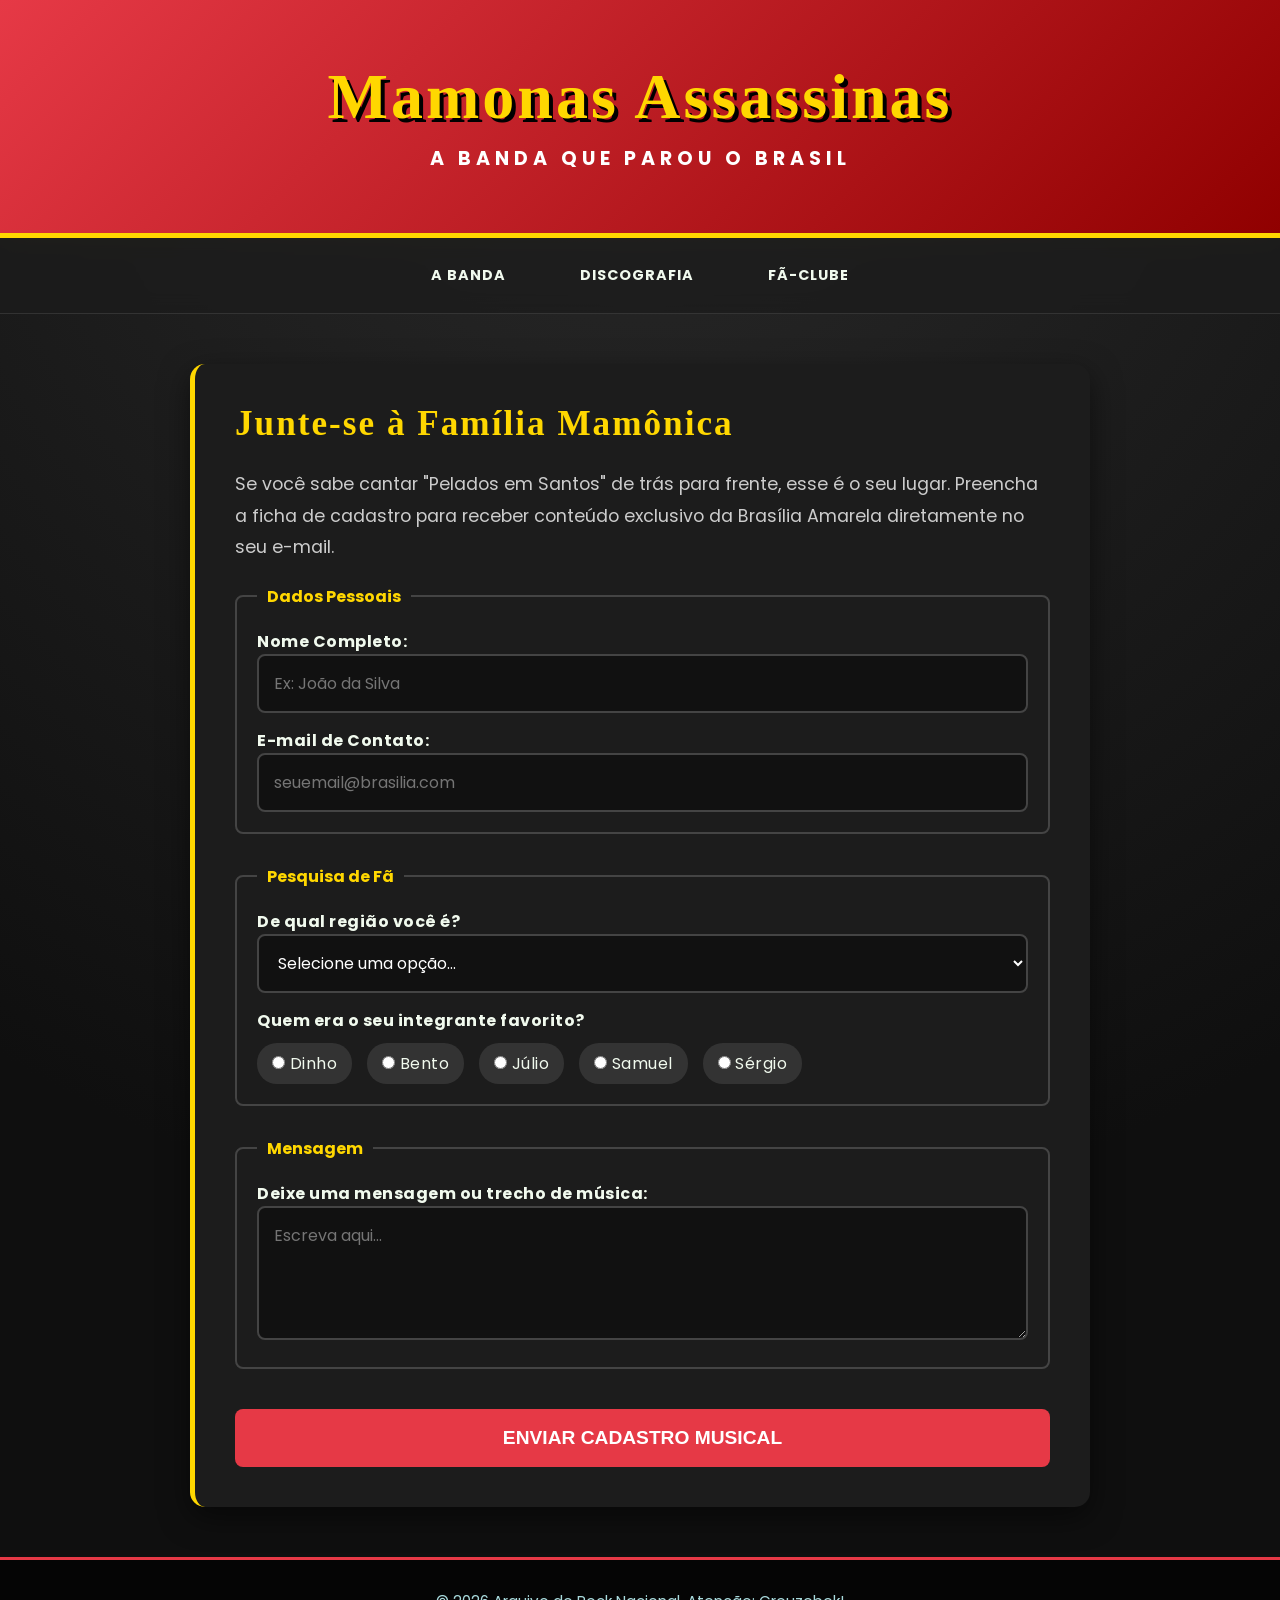
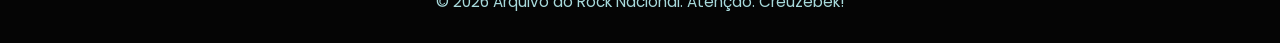
<file: 2BIM/pag3.html>
<!DOCTYPE html>
<html lang="pt-BR">
<head>
    <meta charset="UTF-8">
    <meta name="viewport" content="width=device-width, initial-scale=1.0">
    <title>Mamonas Assassinas | Fã-Clube</title>
    <link rel="stylesheet" href="./css/styles.css">
</head>

<body>

    <header>
        <h1>Mamonas Assassinas</h1>
        <p>A banda que parou o Brasil</p>
    </header>

    <nav>
        <a href="index.html">A Banda</a>
        <a href="pag2.html">Discografia</a>
        <a href="pag3.html">Fã-Clube</a>
    </nav>

    <main>
        <section>
            <h2>Junte-se à Família Mamônica</h2>
            <p>Se você sabe cantar "Pelados em Santos" de trás para frente, esse é o seu lugar. Preencha a ficha de cadastro para receber conteúdo exclusivo da Brasília Amarela diretamente no seu e-mail.</p>
            
            <form action="pagExtra.html" method="get">
                <fieldset>
                    <legend>Dados Pessoais</legend>
                    
                    <label for="nome">Nome Completo:</label>
                    <input type="text" id="nome" name="nome" placeholder="Ex: João da Silva" required>

                    <label for="email" style="margin-top: 15px; display: block;">E-mail de Contato:</label>
                    <input type="email" id="email" name="email" placeholder="seuemail@brasilia.com" required>
                </fieldset>

                <fieldset>
                    <legend>Pesquisa de Fã</legend>

                    <label for="regiao">De qual região você é?</label>
                    <select id="regiao" name="regiao" required>
                        <option value="" disabled selected>Selecione uma opção...</option>
                        <option value="sp">São Paulo (Guarulhos e cia)</option>
                        <option value="sudeste">Outro estado do Sudeste</option>
                        <option value="sul">Sul</option>
                        <option value="nordeste">Nordeste</option>
                        <option value="norte_co">Norte / Centro-Oeste</option>
                    </select>

                    <label style="margin-top: 15px; display: block;">Quem era o seu integrante favorito?</label>
                    <div class="radio-group">
                        <label><input type="radio" name="membro" value="dinho" required> Dinho</label>
                        <label><input type="radio" name="membro" value="bento"> Bento</label>
                        <label><input type="radio" name="membro" value="julio"> Júlio</label>
                        <label><input type="radio" name="membro" value="samuel"> Samuel</label>
                        <label><input type="radio" name="membro" value="sergio"> Sérgio</label>
                    </div>
                </fieldset>

                <fieldset>
                    <legend>Mensagem</legend>
                    <label for="mensagem">Deixe uma mensagem ou trecho de música:</label>
                    <textarea id="mensagem" name="mensagem" rows="4" placeholder="Escreva aqui..." required></textarea>
                </fieldset>

                <input type="submit" value="Enviar Cadastro Musical">
            </form>
        </section>
    </main>

    <footer>
        <p>&copy; 2026 Arquivo do Rock Nacional. Atenção: Creuzebek!</p>
    </footer>

</body>
</html>
</file>
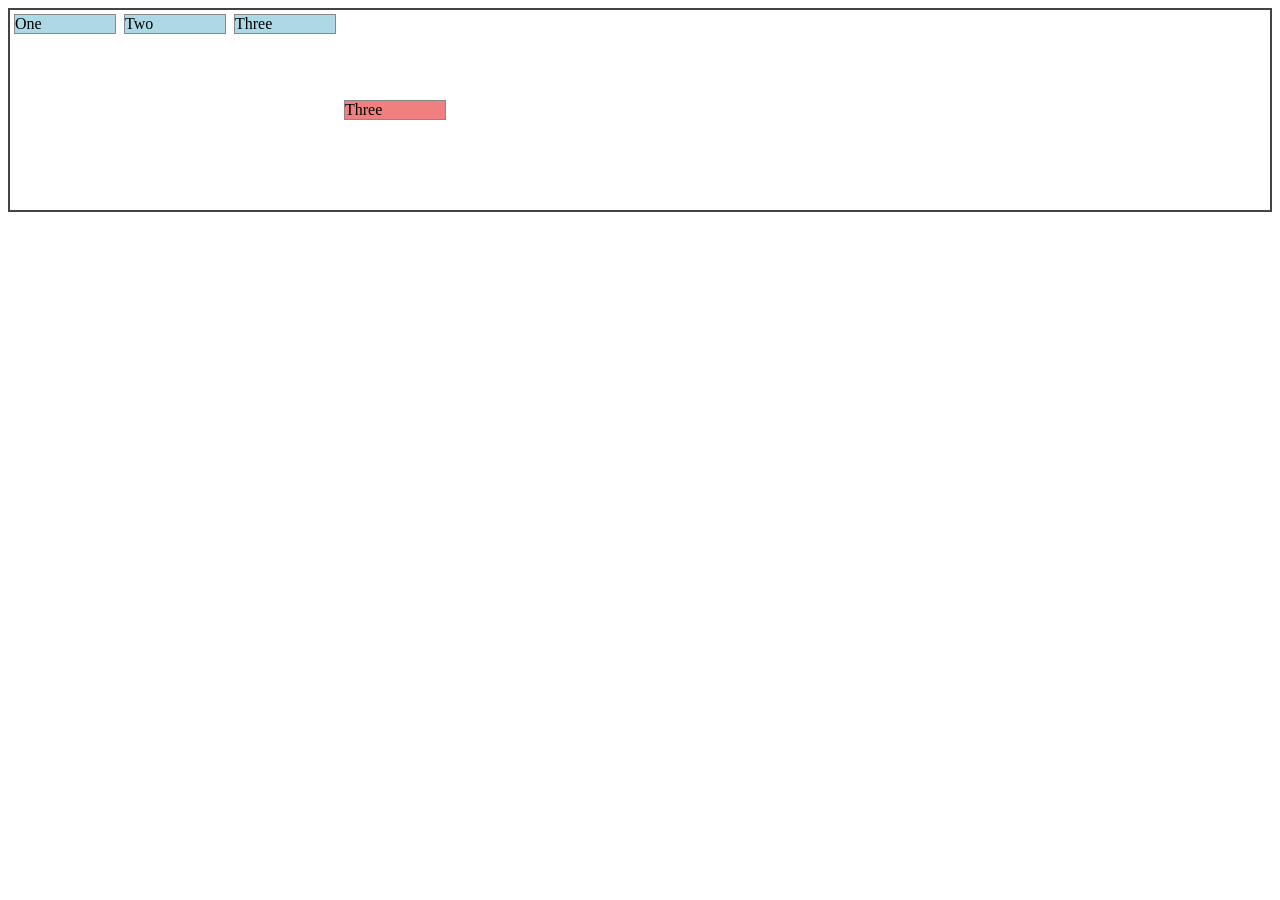
<file: Exemplos-flex/index1.html>
<!DOCTYPE html>
<html lang="en">
<head>
    <meta charset="UTF-8">
    <meta name="viewport" content="width=device-width, initial-scale=1.0">
    <title>Document</title>
    <link rel="stylesheet" href="./CSS/styles.css">
</head>

<body>
    <div class="container">
        <div class="box">One</div>
        <div class="box">Two</div>
        <div class="box">Three</div>
        <div class="box special">Three</div>
    </div>
</body>

</html>
</file>
<file: css/styles.css>
@import url('https://fonts.googleapis.com/css2?family=Playfair+Display:ital,wght@0,400;0,700;1,400&family=Crimson+Pro:ital,wght@0,300;0,400;0,600;1,300&display=swap');

*, *::before, *::after {
    margin: 0;
    padding: 0;
    box-sizing: border-box;
}

:root {
    --rosa-escuro: #8b1a4a;
    --rosa-medio: #c2346a;
    --rosa-claro: #f0c4d8;
    --rosa-palido: #fdf0f5;
    --creme: #faf7f2;
    --texto-escuro: #1a1a2e;
    --texto-medio: #3d2b3d;
    --dourado: #c9a84c;
    --dourado-claro: #e8d49a;
    --nav-height: 54px;
    --shadow-card: 0 4px 28px rgba(0,0,0,0.08);
    --shadow-hover: 0 14px 44px rgba(139,26,74,0.16);
}

html { scroll-behavior: smooth; }

body {
    background-color: var(--creme);
    font-family: 'Crimson Pro', Georgia, serif;
    color: var(--texto-escuro);
    min-height: 100vh;
}

header {
    position: fixed;
    top: 0;
    left: 0;
    width: 100%;
    z-index: 100;
}

nav {
    background: rgba(139, 26, 74, 0.97);
    backdrop-filter: blur(10px);
    padding: 0 48px;
    box-shadow: 0 2px 24px rgba(139,26,74,0.35);
    border-bottom: 1px solid rgba(255,255,255,0.08);
}

nav ul {
    list-style: none;
    display: flex;
    align-items: center;
    gap: 6px;
    padding: 10px 0;
    margin: 0;
}

nav ul li { margin: 0; }

nav a {
    display: inline-block;
    background-color: transparent;
    color: rgba(253,240,245,0.85);
    font-family: 'Crimson Pro', serif;
    font-size: 13px;
    font-weight: 600;
    letter-spacing: 0.12em;
    text-transform: uppercase;
    text-decoration: none;
    padding: 7px 18px;
    border: 1px solid rgba(255,255,255,0.18);
    border-radius: 2px;
    transition: background 0.25s, border-color 0.25s, color 0.25s;
}

nav a:hover {
    background-color: rgba(255,255,255,0.14);
    border-color: rgba(255,255,255,0.55);
    color: #fff;
}

.home {
    width: 100%;
    max-width: 100%;
    margin: 0;
    padding: 0;
}

.hero-section {
    min-height: 100vh;
    display: grid;
    grid-template-columns: 1fr 1fr;
    align-items: stretch;
    padding-top: var(--nav-height);
    gap: 0;
}

.hero-text {
    padding: 80px 30px 80px 40px;
    background: var(--rosa-palido);
    display: flex;
    flex-direction: column;
    justify-content: center;
    position: relative;
}

.hero-text::after {
    content: '';
    position: absolute;
    top: 0;
    right: 0;
    width: 1px;
    height: 100%;
    background: linear-gradient(to bottom, transparent, var(--rosa-claro), transparent);
}

.hero-eyebrow {
    margin-top: -80px;
    font-size: 11px;
    font-weight: 600;
    letter-spacing: 0.28em;
    text-transform: uppercase;
    color: var(--rosa-medio);
    margin-bottom: 18px;
}

.hero-text h1 {
    font-family: 'Playfair Display', Georgia, serif;
    font-size: clamp(2rem, 3.5vw, 3.2rem);
    font-weight: 700;
    line-height: 1.15;
    color: var(--rosa-escuro);
    margin-bottom: 10px;
}

.hero-text h1 em {
    font-style: italic;
    color: var(--rosa-medio);
}

.hero-divider {
    width: 56px;
    height: 3px;
    background: linear-gradient(90deg, var(--rosa-medio), var(--dourado));
    margin: 22px 0;
    border-radius: 2px;
}

.hero-text p {
    font-size: 1.15rem;
    line-height: 1.85;
    color: var(--texto-medio);
    max-width: 500px;
}

.hero-text p > span {
    font-weight: 700;
    color: var(--rosa-escuro);
}

.hero-image-wrap {
    position: relative;
    overflow: hidden;
}

.hero-image-wrap img {
    width: 100%;
    height: 100%;
    object-fit: cover;
    object-position: top center;
    display: block;
    margin: 0;
    transition: transform 8s ease;
}

.hero-image-wrap:hover img {
    transform: scale(1.04);
}

.hero-image-caption {
    position: absolute;
    bottom: 24px;
    right: 24px;
    background: rgba(139,26,74,0.88);
    color: #fff;
    font-size: 11px;
    letter-spacing: 0.15em;
    text-transform: uppercase;
    padding: 8px 16px;
}

.historia-page {
    padding-top: var(--nav-height);
    min-height: 100vh;
    background: var(--creme);
}

.historia-hero {
    background: var(--rosa-escuro);
    background-image: linear-gradient(135deg, #6b0f35 0%, #8b1a4a 50%, #a82060 100%);
    padding: 52px 60px 48px;
    text-align: center;
    position: relative;
    overflow: hidden;
}

.historia-hero::before {
    content: '';
    position: absolute;
    inset: 0;
    background-image: repeating-linear-gradient(
        45deg,
        rgba(255,255,255,0.015) 0px,
        rgba(255,255,255,0.015) 1px,
        transparent 1px,
        transparent 20px
    );
}

.historia-eyebrow {
    font-size: 11px;
    font-weight: 600;
    letter-spacing: 0.3em;
    text-transform: uppercase;
    color: var(--dourado-claro);
    margin-bottom: 12px;
    position: relative;
}

.historia-hero h1 {
    font-family: 'Playfair Display', serif;
    font-size: clamp(2rem, 4vw, 3rem);
    color: #fff;
    margin-bottom: 10px;
    position: relative;
}

.historia-subtitulo {
    font-size: 1.1rem;
    color: rgba(253,240,245,0.75);
    font-style: italic;
    position: relative;
}

.historia {
    max-width: 820px;
    margin: 0 auto;
    padding: 52px 48px 72px;
}

.historia-bloco {
    display: grid;
    grid-template-columns: 52px 1fr;
    gap: 24px;
    margin-bottom: 44px;
    align-items: start;
}

.bloco-icone {
    font-family: 'Playfair Display', serif;
    font-size: 2rem;
    font-weight: 700;
    color: var(--rosa-claro);
    line-height: 1;
    padding-top: 4px;
    text-align: center;
}

.bloco-conteudo h2 {
    font-family: 'Playfair Display', serif;
    font-size: 1.25rem;
    color: var(--rosa-escuro);
    margin-bottom: 10px;
    border-bottom: 2px solid var(--rosa-claro);
    padding-bottom: 8px;
}

.bloco-conteudo p {
    font-size: 1.1rem;
    line-height: 1.85;
    color: var(--texto-medio);
}

.fotos-page {
    padding-top: var(--nav-height);
    min-height: 100vh;
    background: var(--creme);
}

.fotos-header {
    text-align: center;
    padding: 44px 40px 36px;
    background: var(--rosa-palido);
    border-bottom: 1px solid var(--rosa-claro);
}

.fotos-eyebrow {
    font-size: 11px;
    font-weight: 600;
    letter-spacing: 0.28em;
    text-transform: uppercase;
    color: var(--rosa-medio);
    margin-bottom: 8px;
}

.fotos-header h1 {
    font-family: 'Playfair Display', serif;
    font-size: clamp(1.8rem, 3.5vw, 2.6rem);
    color: var(--rosa-escuro);
    margin-bottom: 6px;
}

.fotos-subtitulo {
    font-size: 1.05rem;
    color: var(--texto-medio);
    font-style: italic;
}

.fotos-grid {
    display: grid;
    grid-template-columns: repeat(2, 1fr);
    gap: 20px;
    max-width: 1020px;
    margin: 32px auto 52px;
    padding: 0 36px;
}

.foto-card {
    background: #fff;
    overflow: hidden;
    box-shadow: var(--shadow-card);
    border-radius: 3px;
    transition: transform 0.35s ease, box-shadow 0.35s ease;
    display: flex;
    flex-direction: column;
}

.foto-card:hover {
    transform: translateY(-5px);
    box-shadow: var(--shadow-hover);
}

.foto-img-wrap {
    overflow: hidden;
    height: 380px;
}

.foto-img-wrap img {
    width: 100%;
    height: 100%;
    object-fit: contain;
    object-position: center center;
    display: block;
    margin: 0;
    background: #f5e8ef;
    filter: grayscale(12%) contrast(1.03);
    transition: filter 0.45s, transform 0.45s;
}

.foto-card:hover .foto-img-wrap img {
    filter: grayscale(0%) contrast(1.05);
    transform: scale(1.05);
}

.foto-legenda {
    padding: 14px 18px 16px;
    border-top: 3px solid var(--rosa-claro);
    flex: 1;
}

.foto-legenda h3 {
    font-family: 'Playfair Display', serif;
    font-size: 0.98rem;
    color: var(--rosa-escuro);
    margin-bottom: 3px;
}

.foto-legenda p {
    font-size: 0.85rem;
    color: #aaa;
    font-style: italic;
    line-height: 1.5;
}

@media (max-width: 800px) {
    .hero-section {
        grid-template-columns: 1fr;
    }
    .hero-image-wrap {
        height: 58vw;
        min-height: 240px;
    }
    .hero-text {
        padding: 48px 28px;
    }
    .fotos-grid {
        grid-template-columns: 1fr;
        padding: 0 20px;
        gap: 16px;
        margin-top: 24px;
    }
    .historia {
        padding: 36px 20px 52px;
    }
    .historia-hero {
        padding: 36px 28px 32px;
    }
    .historia-bloco {
        grid-template-columns: 40px 1fr;
        gap: 16px;
    }
    nav {
        padding: 0 20px;
    }
    nav ul {
        flex-wrap: wrap;
        justify-content: center;
        gap: 6px;
    }
    nav a {
        font-size: 12px;
        padding: 6px 12px;
    }
}
</file>
<file: 1BIM/css/styles.css>
@import url('https://fonts.googleapis.com/css2?family=Playfair+Display:ital,wght@0,400;0,700;1,400&family=Crimson+Pro:ital,wght@0,300;0,400;0,600;1,300&display=swap');

*, *::before, *::after {
    margin: 0;
    padding: 0;
    box-sizing: border-box;
}

:root {
    --rosa-escuro: #8b1a4a;
    --rosa-medio: #c2346a;
    --rosa-claro: #f0c4d8;
    --rosa-palido: #fdf0f5;
    --creme: #faf7f2;
    --texto-escuro: #1a1a2e;
    --texto-medio: #3d2b3d;
    --dourado: #c9a84c;
    --dourado-claro: #e8d49a;
    --nav-height: 54px;
    --shadow-card: 0 4px 28px rgba(0,0,0,0.08);
    --shadow-hover: 0 14px 44px rgba(139,26,74,0.16);
}

html { scroll-behavior: smooth; }

body {
    background-color: var(--creme);
    font-family: 'Crimson Pro', Georgia, serif;
    color: var(--texto-escuro);
    min-height: 100vh;
}

header {
    position: fixed;
    top: 0;
    left: 0;
    width: 100%;
    z-index: 100;
}

nav {
    background: rgba(139, 26, 74, 0.97);
    backdrop-filter: blur(10px);
    padding: 0 48px;
    box-shadow: 0 2px 24px rgba(139,26,74,0.35);
    border-bottom: 1px solid rgba(255,255,255,0.08);
}

nav ul {
    list-style: none;
    display: flex;
    align-items: center;
    gap: 6px;
    padding: 10px 0;
    margin: 0;
}

nav ul li { margin: 0; }

nav a {
    display: inline-block;
    background-color: transparent;
    color: rgba(253,240,245,0.85);
    font-family: 'Crimson Pro', serif;
    font-size: 13px;
    font-weight: 600;
    letter-spacing: 0.12em;
    text-transform: uppercase;
    text-decoration: none;
    padding: 7px 18px;
    border: 1px solid rgba(255,255,255,0.18);
    border-radius: 2px;
    transition: background 0.25s, border-color 0.25s, color 0.25s;
}

nav a:hover {
    background-color: rgba(255,255,255,0.14);
    border-color: rgba(255,255,255,0.55);
    color: #fff;
}

.home {
    width: 100%;
    max-width: 100%;
    margin: 0;
    padding: 0;
}

.hero-section {
    min-height: 100vh;
    display: grid;
    grid-template-columns: 1fr 1fr;
    align-items: stretch;
    padding-top: var(--nav-height);
    gap: 0;
}

.hero-text {
    padding: 80px 30px 80px 40px;
    background: var(--rosa-palido);
    display: flex;
    flex-direction: column;
    justify-content: center;
    position: relative;
}

.hero-text::after {
    content: '';
    position: absolute;
    top: 0;
    right: 0;
    width: 1px;
    height: 100%;
    background: linear-gradient(to bottom, transparent, var(--rosa-claro), transparent);
}

.hero-eyebrow {
    margin-top: -80px;
    font-size: 11px;
    font-weight: 600;
    letter-spacing: 0.28em;
    text-transform: uppercase;
    color: var(--rosa-medio);
    margin-bottom: 18px;
}

.hero-text h1 {
    font-family: 'Playfair Display', Georgia, serif;
    font-size: clamp(2rem, 3.5vw, 3.2rem);
    font-weight: 700;
    line-height: 1.15;
    color: var(--rosa-escuro);
    margin-bottom: 10px;
}

.hero-text h1 em {
    font-style: italic;
    color: var(--rosa-medio);
}

.hero-divider {
    width: 56px;
    height: 3px;
    background: linear-gradient(90deg, var(--rosa-medio), var(--dourado));
    margin: 22px 0;
    border-radius: 2px;
}

.hero-text p {
    font-size: 1.15rem;
    line-height: 1.85;
    color: var(--texto-medio);
    max-width: 500px;
}

.hero-text p > span {
    font-weight: 700;
    color: var(--rosa-escuro);
}

.hero-image-wrap {
    position: relative;
    overflow: hidden;
}

.hero-image-wrap img {
    width: 100%;
    height: 100%;
    object-fit: cover;
    object-position: top center;
    display: block;
    margin: 0;
    transition: transform 8s ease;
}

.hero-image-wrap:hover img {
    transform: scale(1.04);
}

.hero-image-caption {
    position: absolute;
    bottom: 24px;
    right: 24px;
    background: rgba(139,26,74,0.88);
    color: #fff;
    font-size: 11px;
    letter-spacing: 0.15em;
    text-transform: uppercase;
    padding: 8px 16px;
}

.historia-page {
    padding-top: var(--nav-height);
    min-height: 100vh;
    background: var(--creme);
}

.historia-hero {
    background: var(--rosa-escuro);
    background-image: linear-gradient(135deg, #6b0f35 0%, #8b1a4a 50%, #a82060 100%);
    padding: 52px 60px 48px;
    text-align: center;
    position: relative;
    overflow: hidden;
}

.historia-hero::before {
    content: '';
    position: absolute;
    inset: 0;
    background-image: repeating-linear-gradient(
        45deg,
        rgba(255,255,255,0.015) 0px,
        rgba(255,255,255,0.015) 1px,
        transparent 1px,
        transparent 20px
    );
}

.historia-eyebrow {
    font-size: 11px;
    font-weight: 600;
    letter-spacing: 0.3em;
    text-transform: uppercase;
    color: var(--dourado-claro);
    margin-bottom: 12px;
    position: relative;
}

.historia-hero h1 {
    font-family: 'Playfair Display', serif;
    font-size: clamp(2rem, 4vw, 3rem);
    color: #fff;
    margin-bottom: 10px;
    position: relative;
}

.historia-subtitulo {
    font-size: 1.1rem;
    color: rgba(253,240,245,0.75);
    font-style: italic;
    position: relative;
}

.historia {
    max-width: 820px;
    margin: 0 auto;
    padding: 52px 48px 72px;
}

.historia-bloco {
    display: grid;
    grid-template-columns: 52px 1fr;
    gap: 24px;
    margin-bottom: 44px;
    align-items: start;
}

.bloco-icone {
    font-family: 'Playfair Display', serif;
    font-size: 2rem;
    font-weight: 700;
    color: var(--rosa-claro);
    line-height: 1;
    padding-top: 4px;
    text-align: center;
}

.bloco-conteudo h2 {
    font-family: 'Playfair Display', serif;
    font-size: 1.25rem;
    color: var(--rosa-escuro);
    margin-bottom: 10px;
    border-bottom: 2px solid var(--rosa-claro);
    padding-bottom: 8px;
}

.bloco-conteudo p {
    font-size: 1.1rem;
    line-height: 1.85;
    color: var(--texto-medio);
}

.fotos-page {
    padding-top: var(--nav-height);
    min-height: 100vh;
    background: var(--creme);
}

.fotos-header {
    text-align: center;
    padding: 44px 40px 36px;
    background: var(--rosa-palido);
    border-bottom: 1px solid var(--rosa-claro);
}

.fotos-eyebrow {
    font-size: 11px;
    font-weight: 600;
    letter-spacing: 0.28em;
    text-transform: uppercase;
    color: var(--rosa-medio);
    margin-bottom: 8px;
}

.fotos-header h1 {
    font-family: 'Playfair Display', serif;
    font-size: clamp(1.8rem, 3.5vw, 2.6rem);
    color: var(--rosa-escuro);
    margin-bottom: 6px;
}

.fotos-subtitulo {
    font-size: 1.05rem;
    color: var(--texto-medio);
    font-style: italic;
}

.fotos-grid {
    display: grid;
    grid-template-columns: repeat(2, 1fr);
    gap: 20px;
    max-width: 1020px;
    margin: 32px auto 52px;
    padding: 0 36px;
}

.foto-card {
    background: #fff;
    overflow: hidden;
    box-shadow: var(--shadow-card);
    border-radius: 3px;
    transition: transform 0.35s ease, box-shadow 0.35s ease;
    display: flex;
    flex-direction: column;
}

.foto-card:hover {
    transform: translateY(-5px);
    box-shadow: var(--shadow-hover);
}

.foto-img-wrap {
    overflow: hidden;
    height: 380px;
}

.foto-img-wrap img {
    width: 100%;
    height: 100%;
    object-fit: contain;
    object-position: center center;
    display: block;
    margin: 0;
    background: #f5e8ef;
    filter: grayscale(12%) contrast(1.03);
    transition: filter 0.45s, transform 0.45s;
}

.foto-card:hover .foto-img-wrap img {
    filter: grayscale(0%) contrast(1.05);
    transform: scale(1.05);
}

.foto-legenda {
    padding: 14px 18px 16px;
    border-top: 3px solid var(--rosa-claro);
    flex: 1;
}

.foto-legenda h3 {
    font-family: 'Playfair Display', serif;
    font-size: 0.98rem;
    color: var(--rosa-escuro);
    margin-bottom: 3px;
}

.foto-legenda p {
    font-size: 0.85rem;
    color: #aaa;
    font-style: italic;
    line-height: 1.5;
}

@media (max-width: 800px) {
    .hero-section {
        grid-template-columns: 1fr;
    }
    .hero-image-wrap {
        height: 58vw;
        min-height: 240px;
    }
    .hero-text {
        padding: 48px 28px;
    }
    .fotos-grid {
        grid-template-columns: 1fr;
        padding: 0 20px;
        gap: 16px;
        margin-top: 24px;
    }
    .historia {
        padding: 36px 20px 52px;
    }
    .historia-hero {
        padding: 36px 28px 32px;
    }
    .historia-bloco {
        grid-template-columns: 40px 1fr;
        gap: 16px;
    }
    nav {
        padding: 0 20px;
    }
    nav ul {
        flex-wrap: wrap;
        justify-content: center;
        gap: 6px;
    }
    nav a {
        font-size: 12px;
        padding: 6px 12px;
    }
}
</file>
<file: 2BIM/css/styles.css>
@import url('https://fonts.googleapis.com/css2?family=Poppins:wght@300;400;700;900&family=Permanent+Marker&display=swap');

:root {
    --bg-dark: #0f0f0f;
    --bg-card: #1c1c1c;
    --primary-yellow: #FFD700;
    --primary-red: #E63946;
    --text-light: #F1FAEE;
    --text-muted: #A8DADC;
    --glass-bg: rgba(28, 28, 28, 0.8);
    --transition: all 0.4s cubic-bezier(0.25, 0.8, 0.25, 1);
}

* {
    margin: 0;
    padding: 0;
    box-sizing: border-box;
    scroll-behavior: smooth;
}

body {
    font-family: 'Poppins', sans-serif;
    background-color: var(--bg-dark);
    color: var(--text-light);
    display: flex;
    flex-direction: column;
    min-height: 100vh;
    background-image: radial-gradient(circle at 50% 0%, #2a2a2a 0%, #0f0f0f 70%);
}

@keyframes fadeUp {
    from {
        opacity: 0;
        transform: translateY(30px);
    }
    to {
        opacity: 1;
        transform: translateY(0);
    }
}

header {
    background: linear-gradient(135deg, var(--primary-red) 0%, #900000 100%);
    color: var(--primary-yellow);
    padding: 60px 20px;
    text-align: center;
    border-bottom: 5px solid var(--primary-yellow);
    position: relative;
    overflow: hidden;
}

header h1 {
    font-family: 'Permanent Marker', cursive;
    font-size: 4rem;
    letter-spacing: 3px;
    text-shadow: 4px 4px 0px #000;
    animation: fadeUp 1s ease-out;
}

header p {
    font-size: 1.2rem;
    font-weight: 700;
    color: #fff;
    margin-top: 10px;
    text-transform: uppercase;
    letter-spacing: 5px;
    animation: fadeUp 1.2s ease-out;
}

nav {
    display: flex;
    justify-content: center;
    gap: 20px;
    background: var(--glass-bg);
    backdrop-filter: blur(10px);
    padding: 15px;
    position: sticky;
    top: 0;
    z-index: 1000;
    border-bottom: 1px solid rgba(255, 255, 255, 0.1);
}

nav a {
    color: var(--text-light);
    text-decoration: none;
    padding: 10px 25px;
    border-radius: 30px;
    font-weight: 700;
    text-transform: uppercase;
    font-size: 0.9rem;
    letter-spacing: 1px;
    transition: var(--transition);
    border: 2px solid transparent;
}

nav a:hover {
    background-color: var(--primary-yellow);
    color: var(--bg-dark);
    border-color: var(--primary-yellow);
    box-shadow: 0 0 15px rgba(255, 215, 0, 0.5);
    transform: translateY(-3px);
}

main {
    display: flex;
    flex-direction: column;
    align-items: center;
    padding: 50px 20px;
    flex-grow: 1;
    gap: 40px;
}

section {
    background-color: var(--bg-card);
    padding: 40px;
    border-radius: 15px;
    border-left: 5px solid var(--primary-yellow);
    width: 100%;
    max-width: 900px;
    box-shadow: 0 10px 30px rgba(0, 0, 0, 0.5);
    animation: fadeUp 0.8s ease-out forwards;
    opacity: 0; 
}

section:nth-child(1) { animation-delay: 0.2s; }
section:nth-child(2) { animation-delay: 0.4s; }

section h2 {
    color: var(--primary-yellow);
    font-size: 2.2rem;
    margin-bottom: 25px;
    font-family: 'Permanent Marker', cursive;
    letter-spacing: 2px;
}

section p {
    line-height: 1.8;
    margin-bottom: 20px;
    font-size: 1.1rem;
    color: #ccc;
}

blockquote {
    background: rgba(255, 215, 0, 0.1);
    border-left: 4px solid var(--primary-yellow);
    padding: 20px;
    margin: 20px 0;
    font-style: italic;
    font-size: 1.2rem;
    border-radius: 0 8px 8px 0;
}

img {
    width: 100%;
    height: auto;
    max-height: 450px;
    object-fit: cover;
    border-radius: 10px;
    margin-bottom: 25px;
    box-shadow: 0 5px 15px rgba(0,0,0,0.4);
    transition: var(--transition);
}

img:hover {
    transform: scale(1.02);
}

table {
    width: 100%;
    border-collapse: collapse;
    background-color: #252525;
    border-radius: 10px;
    overflow: hidden;
    box-shadow: 0 5px 15px rgba(0,0,0,0.3);
}

th, td {
    padding: 18px;
    text-align: left;
    border-bottom: 1px solid #333;
}

th {
    background-color: var(--primary-red);
    color: white;
    font-weight: 700;
    text-transform: uppercase;
    letter-spacing: 1px;
}

tr:hover td {
    background-color: #333;
    color: var(--primary-yellow);
    transition: var(--transition);
}

form {
    display: flex;
    flex-direction: column;
    gap: 20px;
}

fieldset {
    border: 2px solid #444;
    border-radius: 8px;
    padding: 20px;
    margin-bottom: 10px;
}

legend {
    color: var(--primary-yellow);
    font-weight: bold;
    padding: 0 10px;
}

.radio-group {
    display: flex;
    flex-wrap: wrap;
    gap: 15px;
    margin-top: 10px;
}

.radio-group label {
    background: #333;
    padding: 8px 15px;
    border-radius: 20px;
    cursor: pointer;
    transition: var(--transition);
    font-weight: normal;
}

.radio-group label:hover {
    background: var(--primary-red);
}

label {
    font-weight: 700;
    color: var(--text-light);
    letter-spacing: 0.5px;
}

input[type="text"],
input[type="email"],
select,
textarea {
    width: 100%;
    padding: 15px;
    border: 2px solid #444;
    border-radius: 8px;
    background-color: #111;
    color: white;
    font-family: inherit;
    font-size: 1rem;
    transition: var(--transition);
}

input:focus, select:focus, textarea:focus {
    outline: none;
    border-color: var(--primary-yellow);
    box-shadow: 0 0 10px rgba(255, 215, 0, 0.2);
}

input[type="submit"] {
    background-color: var(--primary-red);
    color: white;
    border: none;
    padding: 18px;
    font-size: 1.2rem;
    font-weight: 900;
    border-radius: 8px;
    cursor: pointer;
    text-transform: uppercase;
    transition: var(--transition);
    margin-top: 10px;
}

input[type="submit"]:hover {
    background-color: #ff1a1a;
    transform: translateY(-3px);
    box-shadow: 0 10px 20px rgba(230, 57, 70, 0.4);
}

footer {
    background-color: #050505;
    color: var(--text-muted);
    text-align: center;
    padding: 30px;
    border-top: 3px solid var(--primary-red);
    font-size: 0.95rem;
}

@media (max-width: 768px) {
    header h1 {
        font-size: 2.5rem;
    }
    
    nav {
        flex-direction: column;
        align-items: center;
        padding: 10px;
    }

    nav a {
        width: 100%;
        text-align: center;
    }

    section {
        padding: 25px 15px;
    }

    .radio-group {
        flex-direction: column;
    }
}
</file>
<file: Exemplos-flex/CSS/style.css>
main {
 height: 300px;
  display: flex;
  align-items: flex-end;
  border: 2px solid red;
}

div {
  width: 80px;
  height: 50px;
}

#first-div {
  background-color: #4d70b2;
}

#second-div {
  background-color: #5c4db2;
}

#third-div {
  background-color: #4da3b2;
}

.special {
  align-self: center; 
  background-color: lightcoral;
}
</file>
<file: Exemplos-flex/CSS/styles.css>
.container {
  display: flex;
  align-items: flex-start;
  border: 2px solid #444;
  height: 200px; 
}

.box {
  width: 100px;           
  border: 1px solid #888;
  background-color: lightblue;
  margin: 4px;
}

.special {
  align-self: center; 
  background-color: lightcoral;
}
</file>
